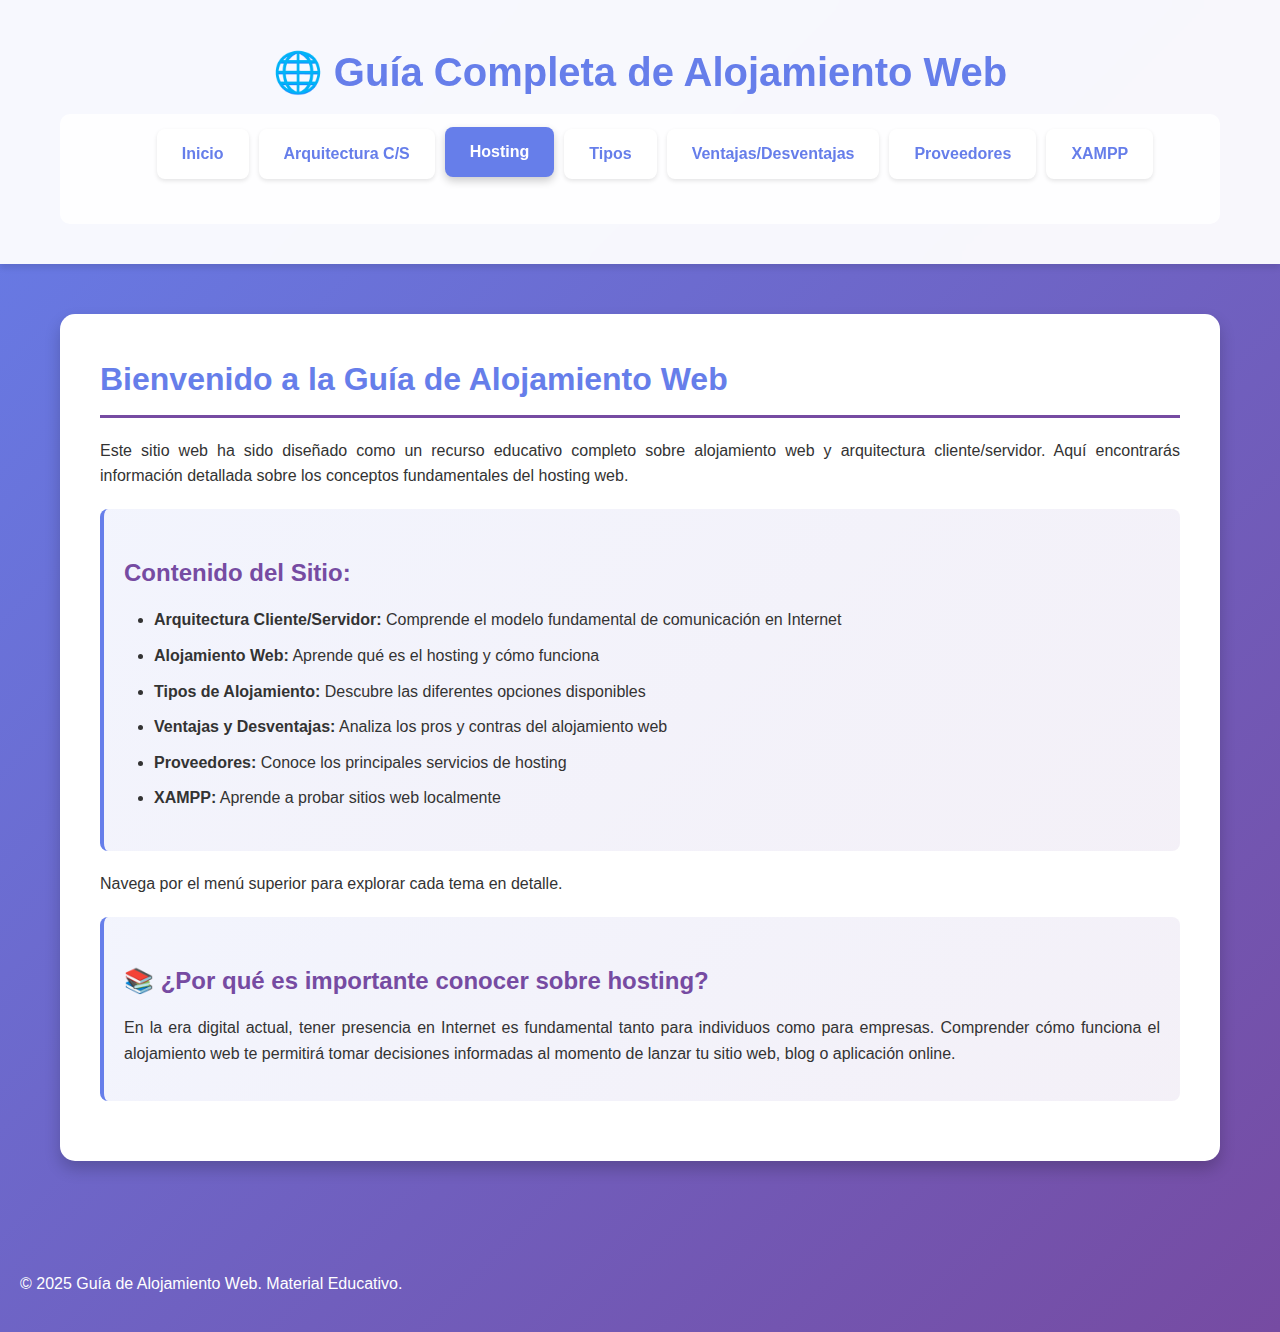
<file: index.html>
<!DOCTYPE html>
<html lang="es">
<head>
    <meta charset="UTF-8">
    <meta name="viewport" content="width=device-width, initial-scale=1.0">
    <title>Alojamiento Web - Guía Completa</title>
    <link rel="stylesheet" href="styles.css">
</head>
<body>
    <header>
        <div class="container">
            <h1>🌐 Guía Completa de Alojamiento Web</h1>
            <nav>
                <ul>
                   <li><a href="index.html">Inicio</a></li>
                    <li><a href="arquitectura.html">Arquitectura C/S</a></li>
                    <li><a href="alojamiento.html" class="active">Hosting</a></li>
                    <li><a href="tipos.html">Tipos</a></li>
                    <li><a href="ventajas.html">Ventajas/Desventajas</a></li>
                    <li><a href="proveedores.html">Proveedores</a></li>
                    <li><a href="xampp.html">XAMPP</a></li>
                </ul>
            </nav>
        </div>
    </header>

    <div class="container">
        <div class="content">
            <h2>Bienvenido a la Guía de Alojamiento Web</h2>
            <p>Este sitio web ha sido diseñado como un recurso educativo completo sobre alojamiento web y arquitectura cliente/servidor. Aquí encontrarás información detallada sobre los conceptos fundamentales del hosting web.</p>
            
            <div class="highlight-box">
                <h3>Contenido del Sitio:</h3>
                <ul>
                    <li><strong>Arquitectura Cliente/Servidor:</strong> Comprende el modelo fundamental de comunicación en Internet</li>
                    <li><strong>Alojamiento Web:</strong> Aprende qué es el hosting y cómo funciona</li>
                    <li><strong>Tipos de Alojamiento:</strong> Descubre las diferentes opciones disponibles</li>
                    <li><strong>Ventajas y Desventajas:</strong> Analiza los pros y contras del alojamiento web</li>
                    <li><strong>Proveedores:</strong> Conoce los principales servicios de hosting</li>
                    <li><strong>XAMPP:</strong> Aprende a probar sitios web localmente</li>
                </ul>
            </div>
            
            <p>Navega por el menú superior para explorar cada tema en detalle.</p>
            
            <div class="highlight-box">
                <h3>📚 ¿Por qué es importante conocer sobre hosting?</h3>
                <p>En la era digital actual, tener presencia en Internet es fundamental tanto para individuos como para empresas. Comprender cómo funciona el alojamiento web te permitirá tomar decisiones informadas al momento de lanzar tu sitio web, blog o aplicación online.</p>
            </div>
        </div>
    </div>

    <footer>
        <p>&copy; 2025 Guía de Alojamiento Web. Material Educativo.</p>
    </footer>
</body>

</html>
</file>
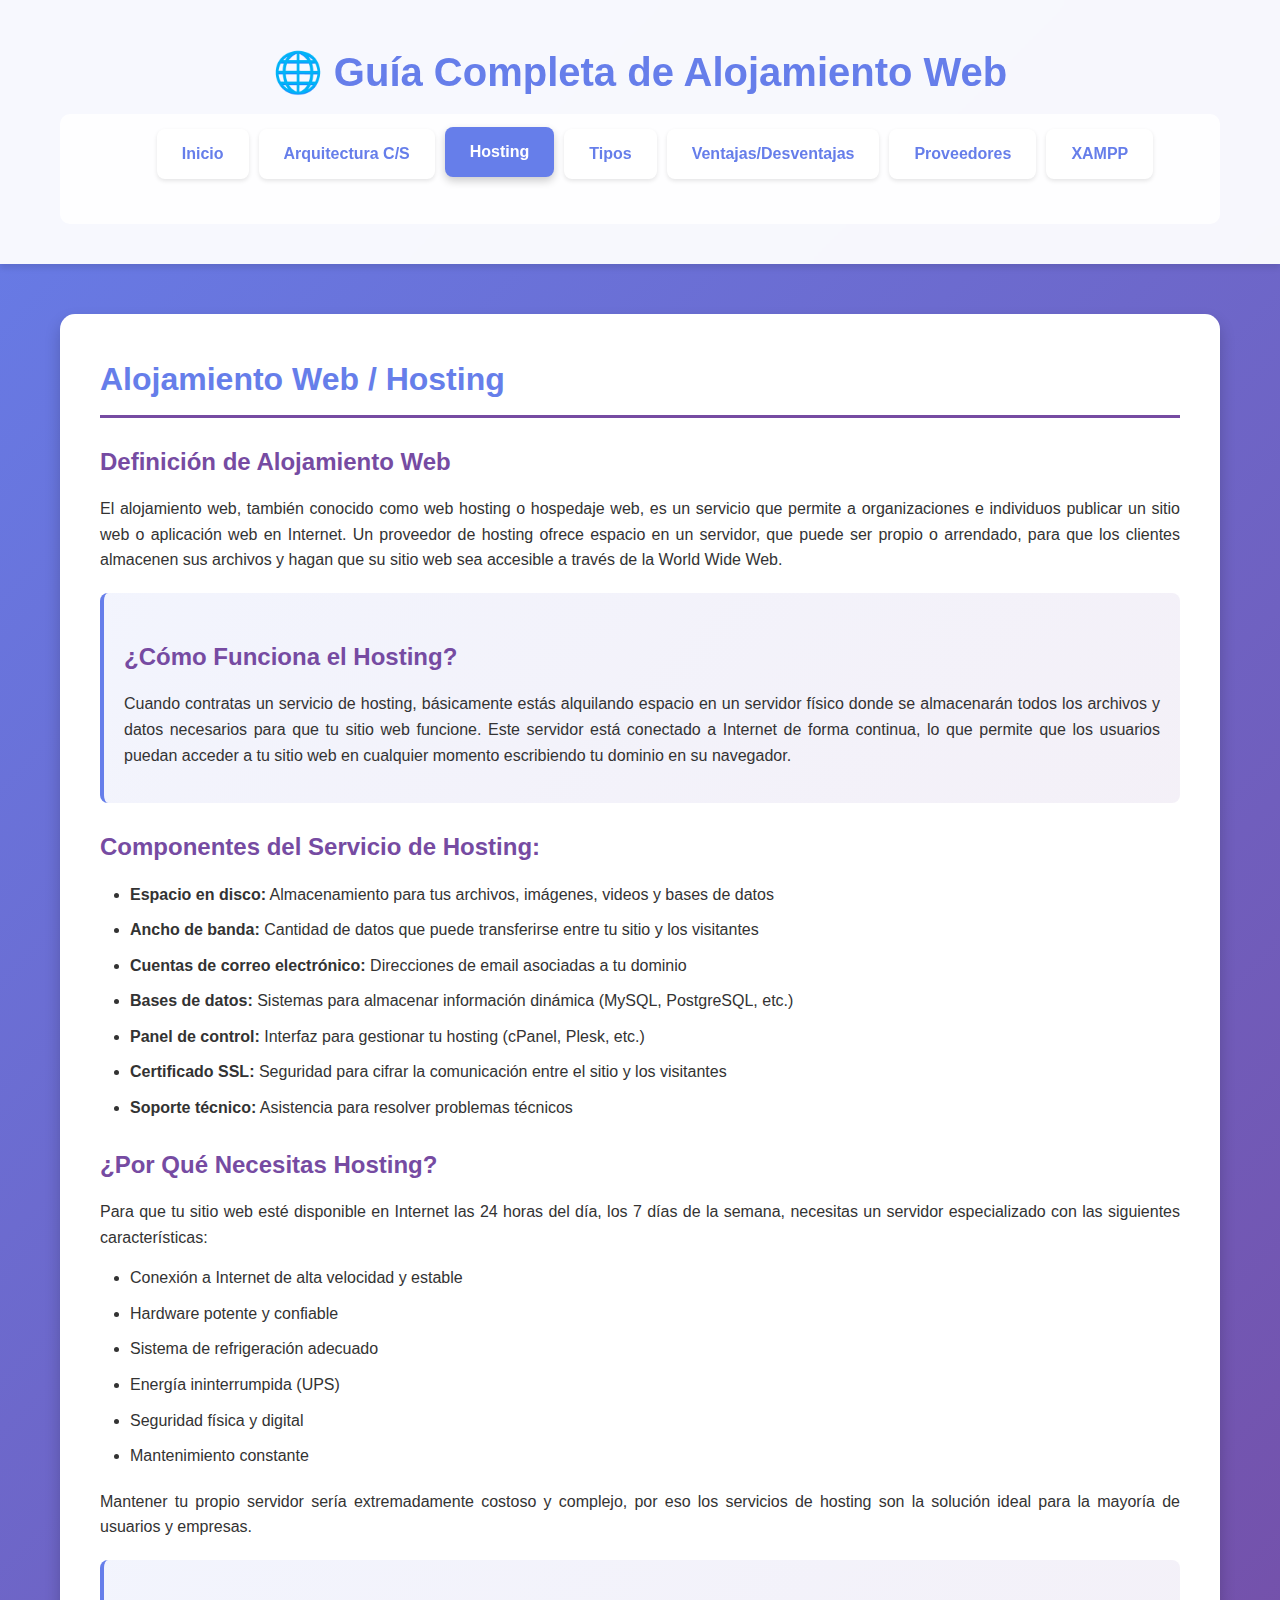
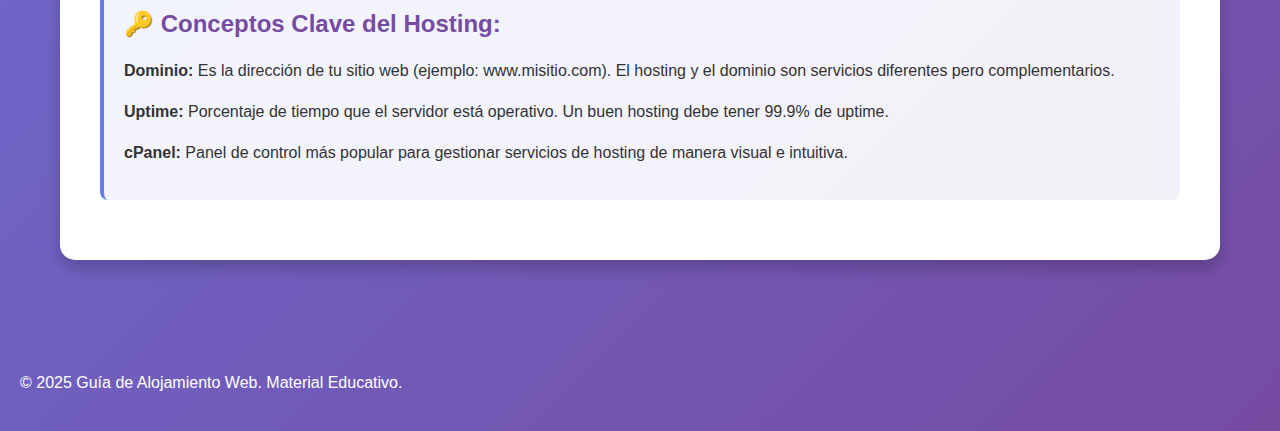
<file: alojamiento.html>
<!DOCTYPE html>
<html lang="es">
<head>
    <meta charset="UTF-8">
    <meta name="viewport" content="width=device-width, initial-scale=1.0">
    <title>Alojamiento Web / Hosting</title>
    <link rel="stylesheet" href="styles.css">
</head>
<body>
    <header>
        <div class="container">
            <h1>🌐 Guía Completa de Alojamiento Web</h1>
            <nav>
                <ul>
                    <li><a href="index.html">Inicio</a></li>
                    <li><a href="Arquitectura.html">Arquitectura C/S</a></li>
                    <li><a href="Alojamiento.html" class="active">Hosting</a></li>
                    <li><a href="Tipos.html">Tipos</a></li>
                    <li><a href="Ventajas.html">Ventajas/Desventajas</a></li>
                    <li><a href="Proveedores.html">Proveedores</a></li>
                    <li><a href="Xampp.html">XAMPP</a></li>
                </ul>
            </nav>
        </div>
    </header>

    <div class="container">
        <div class="content">
            <h2>Alojamiento Web / Hosting</h2>
            
            <h3>Definición de Alojamiento Web</h3>
            <p>El alojamiento web, también conocido como web hosting o hospedaje web, es un servicio que permite a organizaciones e individuos publicar un sitio web o aplicación web en Internet. Un proveedor de hosting ofrece espacio en un servidor, que puede ser propio o arrendado, para que los clientes almacenen sus archivos y hagan que su sitio web sea accesible a través de la World Wide Web.</p>
            
            <div class="highlight-box">
                <h3>¿Cómo Funciona el Hosting?</h3>
                <p>Cuando contratas un servicio de hosting, básicamente estás alquilando espacio en un servidor físico donde se almacenarán todos los archivos y datos necesarios para que tu sitio web funcione. Este servidor está conectado a Internet de forma continua, lo que permite que los usuarios puedan acceder a tu sitio web en cualquier momento escribiendo tu dominio en su navegador.</p>
            </div>
            
            <h3>Componentes del Servicio de Hosting:</h3>
            <ul>
                <li><strong>Espacio en disco:</strong> Almacenamiento para tus archivos, imágenes, videos y bases de datos</li>
                <li><strong>Ancho de banda:</strong> Cantidad de datos que puede transferirse entre tu sitio y los visitantes</li>
                <li><strong>Cuentas de correo electrónico:</strong> Direcciones de email asociadas a tu dominio</li>
                <li><strong>Bases de datos:</strong> Sistemas para almacenar información dinámica (MySQL, PostgreSQL, etc.)</li>
                <li><strong>Panel de control:</strong> Interfaz para gestionar tu hosting (cPanel, Plesk, etc.)</li>
                <li><strong>Certificado SSL:</strong> Seguridad para cifrar la comunicación entre el sitio y los visitantes</li>
                <li><strong>Soporte técnico:</strong> Asistencia para resolver problemas técnicos</li>
            </ul>
            
            <h3>¿Por Qué Necesitas Hosting?</h3>
            <p>Para que tu sitio web esté disponible en Internet las 24 horas del día, los 7 días de la semana, necesitas un servidor especializado con las siguientes características:</p>
            <ul>
                <li>Conexión a Internet de alta velocidad y estable</li>
                <li>Hardware potente y confiable</li>
                <li>Sistema de refrigeración adecuado</li>
                <li>Energía ininterrumpida (UPS)</li>
                <li>Seguridad física y digital</li>
                <li>Mantenimiento constante</li>
            </ul>
            
            <p>Mantener tu propio servidor sería extremadamente costoso y complejo, por eso los servicios de hosting son la solución ideal para la mayoría de usuarios y empresas.</p>

            <div class="highlight-box">
                <h3>🔑 Conceptos Clave del Hosting:</h3>
                <p><strong>Dominio:</strong> Es la dirección de tu sitio web (ejemplo: www.misitio.com). El hosting y el dominio son servicios diferentes pero complementarios.</p>
                <p><strong>Uptime:</strong> Porcentaje de tiempo que el servidor está operativo. Un buen hosting debe tener 99.9% de uptime.</p>
                <p><strong>cPanel:</strong> Panel de control más popular para gestionar servicios de hosting de manera visual e intuitiva.</p>
            </div>
        </div>
    </div>

    <footer>
        <p>&copy; 2025 Guía de Alojamiento Web. Material Educativo.</p>
    </footer>
</body>
</html>
</file>
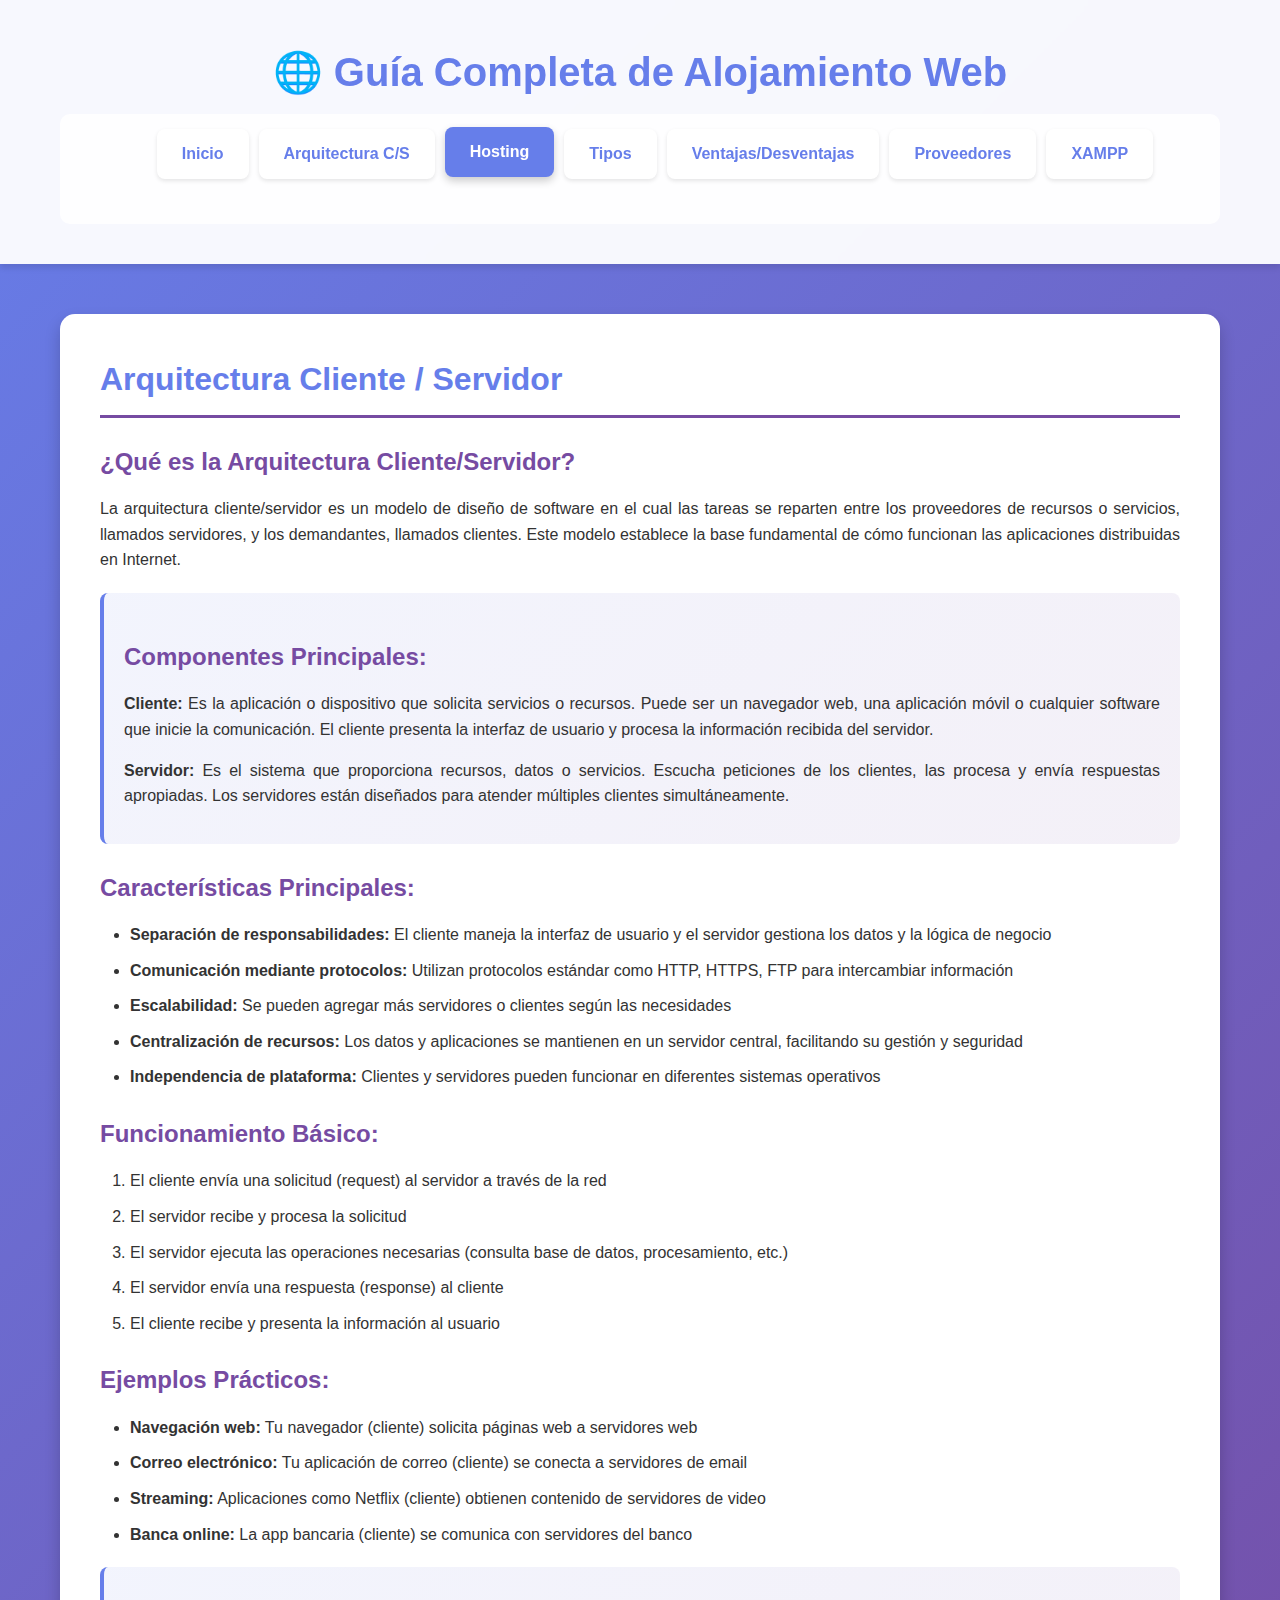
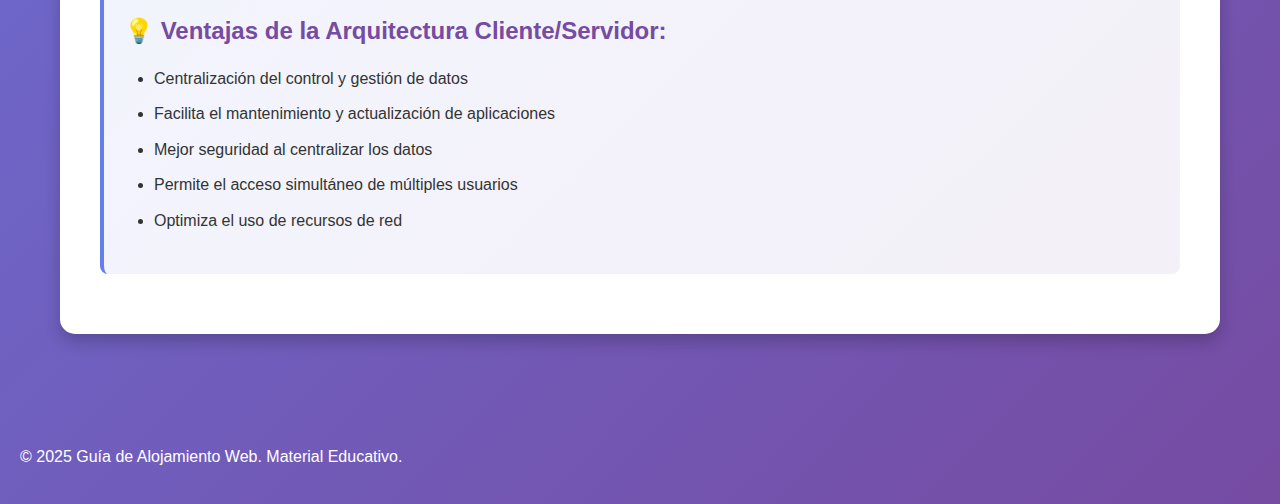
<file: arquitectura.html>
<!DOCTYPE html>
<html lang="es">
<head>
    <meta charset="UTF-8">
    <meta name="viewport" content="width=device-width, initial-scale=1.0">
    <title>Arquitectura Cliente/Servidor</title>
    <link rel="stylesheet" href="styles.css">
</head>
<body>
    <header>
        <div class="container">
            <h1>🌐 Guía Completa de Alojamiento Web</h1>
            <nav>
                <ul>
                   <li><a href="index.html">Inicio</a></li>
                    <li><a href="arquitectura.html">Arquitectura C/S</a></li>
                    <li><a href="alojamiento.html" class="active">Hosting</a></li>
                    <li><a href="tipos.html">Tipos</a></li>
                    <li><a href="ventajas.html">Ventajas/Desventajas</a></li>
                    <li><a href="proveedores.html">Proveedores</a></li>
                    <li><a href="xampp.html">XAMPP</a></li>
                </ul>
            </nav>
        </div>
    </header>

    <div class="container">
        <div class="content">
            <h2>Arquitectura Cliente / Servidor</h2>
            
            <h3>¿Qué es la Arquitectura Cliente/Servidor?</h3>
            <p>La arquitectura cliente/servidor es un modelo de diseño de software en el cual las tareas se reparten entre los proveedores de recursos o servicios, llamados servidores, y los demandantes, llamados clientes. Este modelo establece la base fundamental de cómo funcionan las aplicaciones distribuidas en Internet.</p>
            
            <div class="highlight-box">
                <h3>Componentes Principales:</h3>
                <p><strong>Cliente:</strong> Es la aplicación o dispositivo que solicita servicios o recursos. Puede ser un navegador web, una aplicación móvil o cualquier software que inicie la comunicación. El cliente presenta la interfaz de usuario y procesa la información recibida del servidor.</p>
                
                <p><strong>Servidor:</strong> Es el sistema que proporciona recursos, datos o servicios. Escucha peticiones de los clientes, las procesa y envía respuestas apropiadas. Los servidores están diseñados para atender múltiples clientes simultáneamente.</p>
            </div>
            
            <h3>Características Principales:</h3>
            <ul>
                <li><strong>Separación de responsabilidades:</strong> El cliente maneja la interfaz de usuario y el servidor gestiona los datos y la lógica de negocio</li>
                <li><strong>Comunicación mediante protocolos:</strong> Utilizan protocolos estándar como HTTP, HTTPS, FTP para intercambiar información</li>
                <li><strong>Escalabilidad:</strong> Se pueden agregar más servidores o clientes según las necesidades</li>
                <li><strong>Centralización de recursos:</strong> Los datos y aplicaciones se mantienen en un servidor central, facilitando su gestión y seguridad</li>
                <li><strong>Independencia de plataforma:</strong> Clientes y servidores pueden funcionar en diferentes sistemas operativos</li>
            </ul>
            
            <h3>Funcionamiento Básico:</h3>
            <ol>
                <li>El cliente envía una solicitud (request) al servidor a través de la red</li>
                <li>El servidor recibe y procesa la solicitud</li>
                <li>El servidor ejecuta las operaciones necesarias (consulta base de datos, procesamiento, etc.)</li>
                <li>El servidor envía una respuesta (response) al cliente</li>
                <li>El cliente recibe y presenta la información al usuario</li>
            </ol>
            
            <h3>Ejemplos Prácticos:</h3>
            <ul>
                <li><strong>Navegación web:</strong> Tu navegador (cliente) solicita páginas web a servidores web</li>
                <li><strong>Correo electrónico:</strong> Tu aplicación de correo (cliente) se conecta a servidores de email</li>
                <li><strong>Streaming:</strong> Aplicaciones como Netflix (cliente) obtienen contenido de servidores de video</li>
                <li><strong>Banca online:</strong> La app bancaria (cliente) se comunica con servidores del banco</li>
            </ul>

            <div class="highlight-box">
                <h3>💡 Ventajas de la Arquitectura Cliente/Servidor:</h3>
                <ul>
                    <li>Centralización del control y gestión de datos</li>
                    <li>Facilita el mantenimiento y actualización de aplicaciones</li>
                    <li>Mejor seguridad al centralizar los datos</li>
                    <li>Permite el acceso simultáneo de múltiples usuarios</li>
                    <li>Optimiza el uso de recursos de red</li>
                </ul>
            </div>
        </div>
    </div>

    <footer>
        <p>&copy; 2025 Guía de Alojamiento Web. Material Educativo.</p>
    </footer>
</body>

</html>
</file>
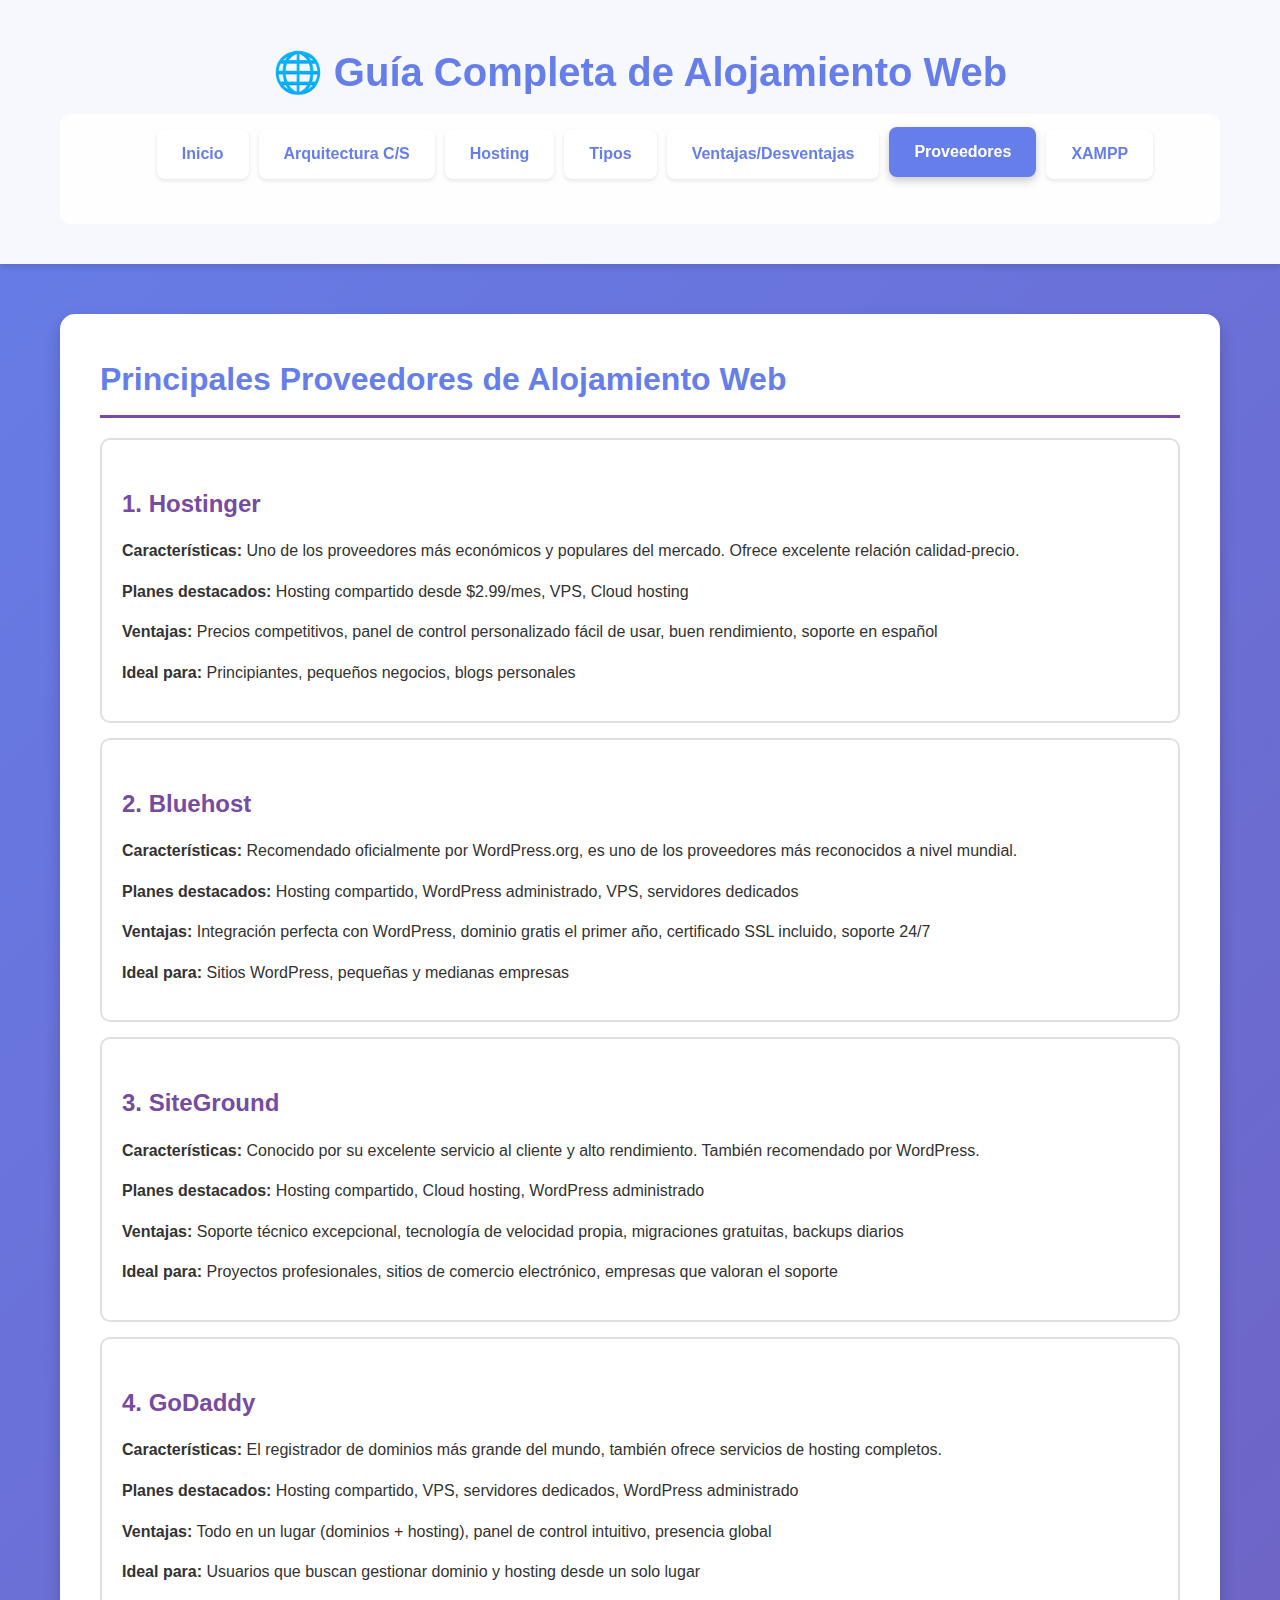
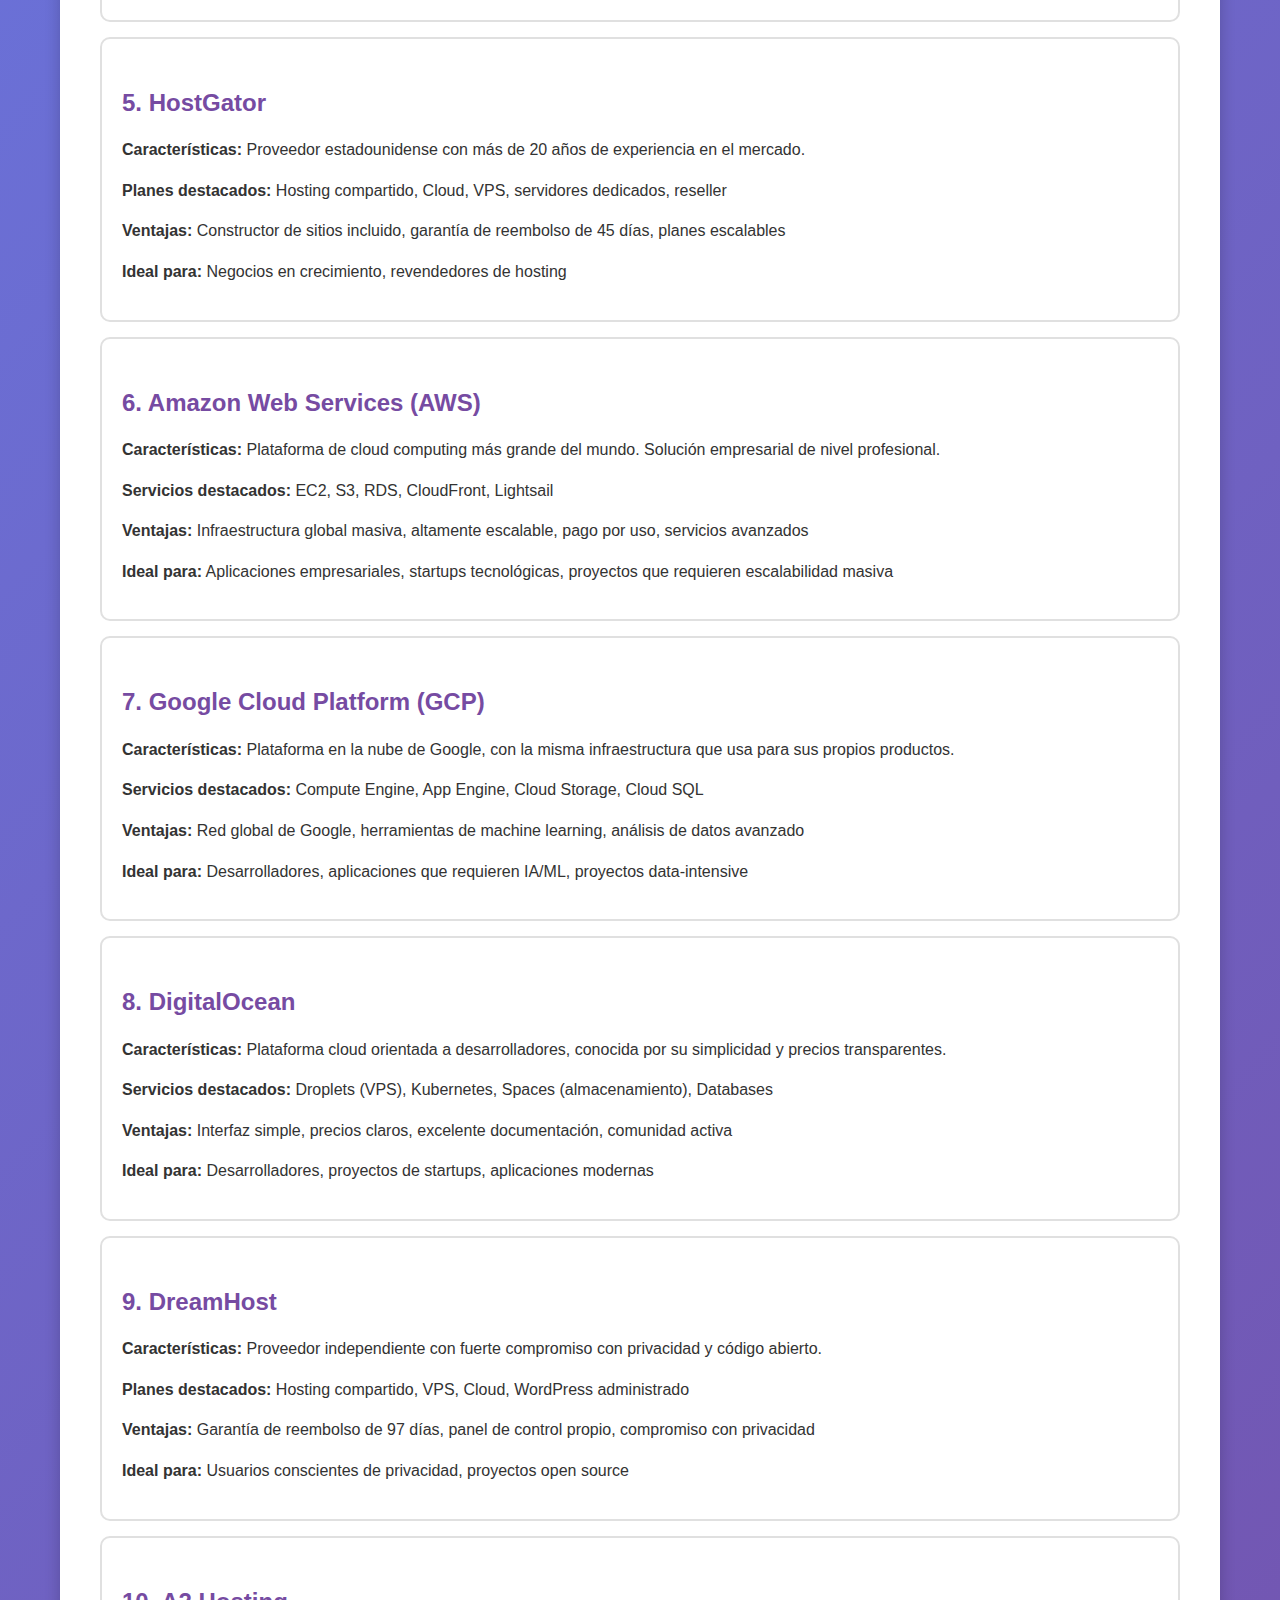
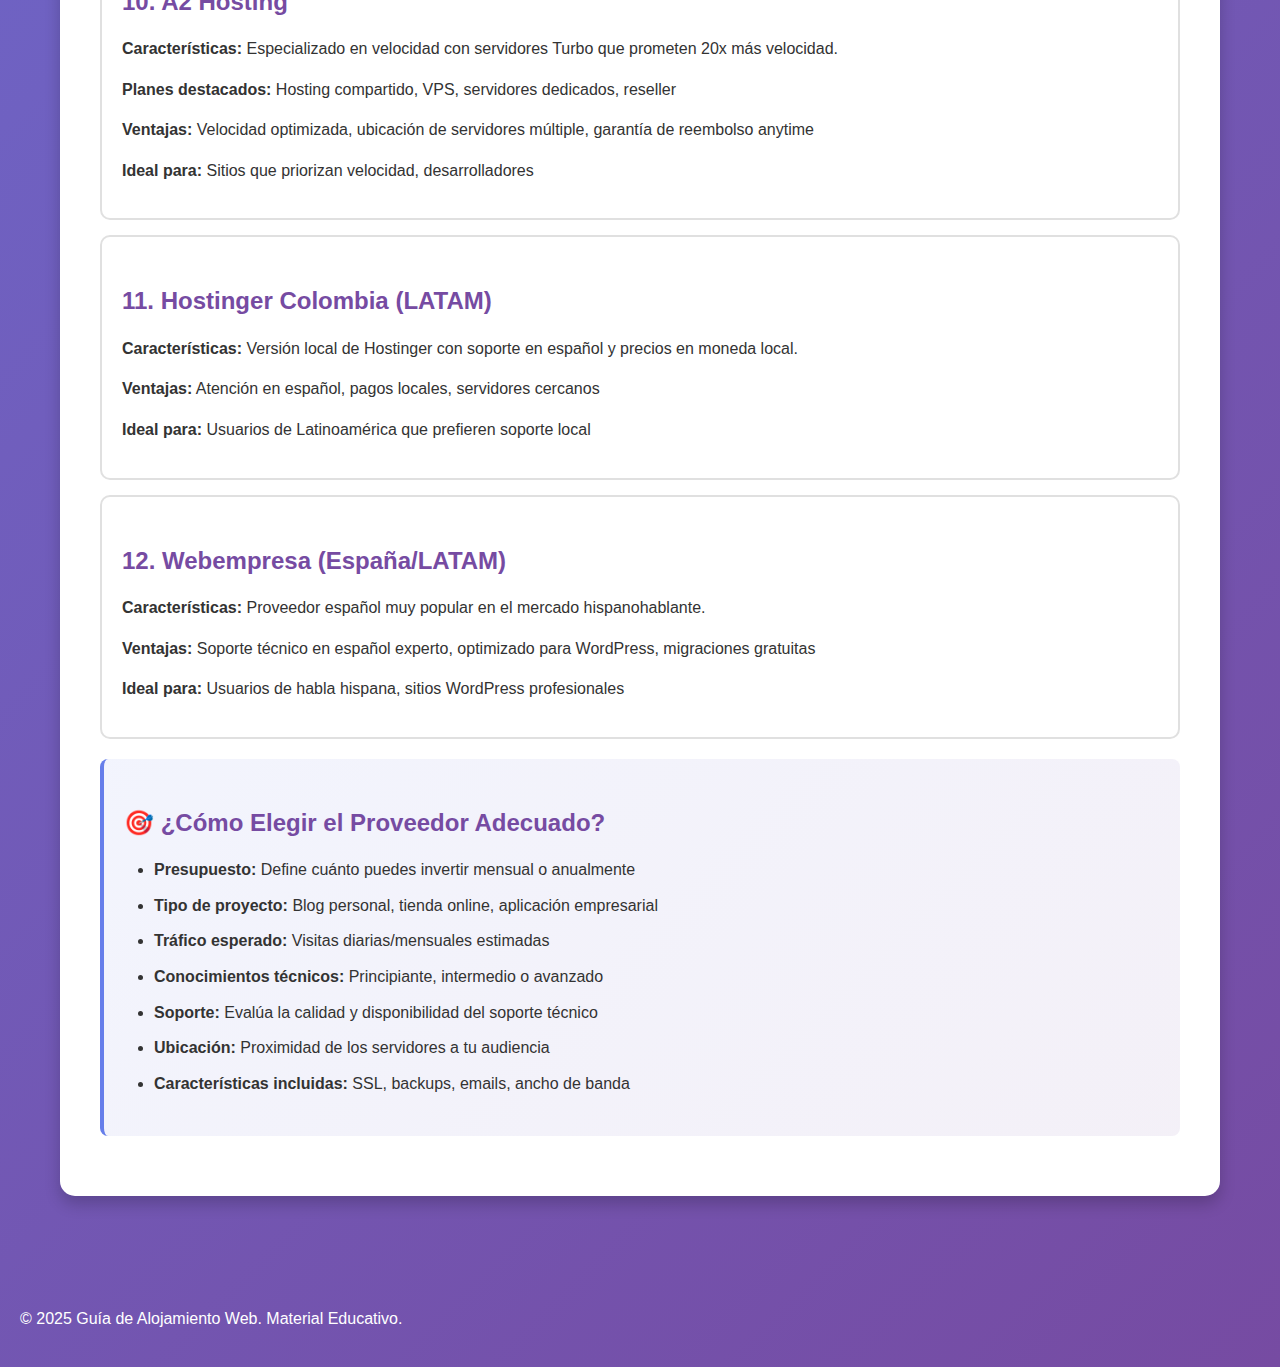
<file: proveedores.html>
<!DOCTYPE html>
<html lang="es">
<head>
    <meta charset="UTF-8">
    <meta name="viewport" content="width=device-width, initial-scale=1.0">
    <title>Proveedores de Alojamiento Web</title>
    <link rel="stylesheet" href="styles.css">
</head>
<body>
    <header>
        <div class="container">
            <h1>🌐 Guía Completa de Alojamiento Web</h1>
            <nav>
                <ul>
                    <li><a href="index.html">Inicio</a></li>
                    <li><a href="Arquitectura.html">Arquitectura C/S</a></li>
                    <li><a href="Alojamiento.html">Hosting</a></li>
                    <li><a href="Tipos.html">Tipos</a></li>
                    <li><a href="Ventajas.html">Ventajas/Desventajas</a></li>
                    <li><a href="Proveedores.html" class="active">Proveedores</a></li>
                    <li><a href="Xampp.html">XAMPP</a></li>
                </ul>
            </nav>
        </div>
    </header>

    <div class="container">
        <div class="content">
            <h2>Principales Proveedores de Alojamiento Web</h2>
            
            <div class="provider-card">
                <h3>1. Hostinger</h3>
                <p><strong>Características:</strong> Uno de los proveedores más económicos y populares del mercado. Ofrece excelente relación calidad-precio.</p>
                <p><strong>Planes destacados:</strong> Hosting compartido desde $2.99/mes, VPS, Cloud hosting</p>
                <p><strong>Ventajas:</strong> Precios competitivos, panel de control personalizado fácil de usar, buen rendimiento, soporte en español</p>
                <p><strong>Ideal para:</strong> Principiantes, pequeños negocios, blogs personales</p>
            </div>
            
            <div class="provider-card">
                <h3>2. Bluehost</h3>
                <p><strong>Características:</strong> Recomendado oficialmente por WordPress.org, es uno de los proveedores más reconocidos a nivel mundial.</p>
                <p><strong>Planes destacados:</strong> Hosting compartido, WordPress administrado, VPS, servidores dedicados</p>
                <p><strong>Ventajas:</strong> Integración perfecta con WordPress, dominio gratis el primer año, certificado SSL incluido, soporte 24/7</p>
                <p><strong>Ideal para:</strong> Sitios WordPress, pequeñas y medianas empresas</p>
            </div>
            
            <div class="provider-card">
                <h3>3. SiteGround</h3>
                <p><strong>Características:</strong> Conocido por su excelente servicio al cliente y alto rendimiento. También recomendado por WordPress.</p>
                <p><strong>Planes destacados:</strong> Hosting compartido, Cloud hosting, WordPress administrado</p>
                <p><strong>Ventajas:</strong> Soporte técnico excepcional, tecnología de velocidad propia, migraciones gratuitas, backups diarios</p>
                <p><strong>Ideal para:</strong> Proyectos profesionales, sitios de comercio electrónico, empresas que valoran el soporte</p>
            </div>
            
            <div class="provider-card">
                <h3>4. GoDaddy</h3>
                <p><strong>Características:</strong> El registrador de dominios más grande del mundo, también ofrece servicios de hosting completos.</p>
                <p><strong>Planes destacados:</strong> Hosting compartido, VPS, servidores dedicados, WordPress administrado</p>
                <p><strong>Ventajas:</strong> Todo en un lugar (dominios + hosting), panel de control intuitivo, presencia global</p>
                <p><strong>Ideal para:</strong> Usuarios que buscan gestionar dominio y hosting desde un solo lugar</p>
            </div>
            
            <div class="provider-card">
                <h3>5. HostGator</h3>
                <p><strong>Características:</strong> Proveedor estadounidense con más de 20 años de experiencia en el mercado.</p>
                <p><strong>Planes destacados:</strong> Hosting compartido, Cloud, VPS, servidores dedicados, reseller</p>
                <p><strong>Ventajas:</strong> Constructor de sitios incluido, garantía de reembolso de 45 días, planes escalables</p>
                <p><strong>Ideal para:</strong> Negocios en crecimiento, revendedores de hosting</p>
            </div>
            
            <div class="provider-card">
                <h3>6. Amazon Web Services (AWS)</h3>
                <p><strong>Características:</strong> Plataforma de cloud computing más grande del mundo. Solución empresarial de nivel profesional.</p>
                <p><strong>Servicios destacados:</strong> EC2, S3, RDS, CloudFront, Lightsail</p>
                <p><strong>Ventajas:</strong> Infraestructura global masiva, altamente escalable, pago por uso, servicios avanzados</p>
                <p><strong>Ideal para:</strong> Aplicaciones empresariales, startups tecnológicas, proyectos que requieren escalabilidad masiva</p>
            </div>
            
            <div class="provider-card">
                <h3>7. Google Cloud Platform (GCP)</h3>
                <p><strong>Características:</strong> Plataforma en la nube de Google, con la misma infraestructura que usa para sus propios productos.</p>
                <p><strong>Servicios destacados:</strong> Compute Engine, App Engine, Cloud Storage, Cloud SQL</p>
                <p><strong>Ventajas:</strong> Red global de Google, herramientas de machine learning, análisis de datos avanzado</p>
                <p><strong>Ideal para:</strong> Desarrolladores, aplicaciones que requieren IA/ML, proyectos data-intensive</p>
            </div>
            
            <div class="provider-card">
                <h3>8. DigitalOcean</h3>
                <p><strong>Características:</strong> Plataforma cloud orientada a desarrolladores, conocida por su simplicidad y precios transparentes.</p>
                <p><strong>Servicios destacados:</strong> Droplets (VPS), Kubernetes, Spaces (almacenamiento), Databases</p>
                <p><strong>Ventajas:</strong> Interfaz simple, precios claros, excelente documentación, comunidad activa</p>
                <p><strong>Ideal para:</strong> Desarrolladores, proyectos de startups, aplicaciones modernas</p>
            </div>
            
            <div class="provider-card">
                <h3>9. DreamHost</h3>
                <p><strong>Características:</strong> Proveedor independiente con fuerte compromiso con privacidad y código abierto.</p>
                <p><strong>Planes destacados:</strong> Hosting compartido, VPS, Cloud, WordPress administrado</p>
                <p><strong>Ventajas:</strong> Garantía de reembolso de 97 días, panel de control propio, compromiso con privacidad</p>
                <p><strong>Ideal para:</strong> Usuarios conscientes de privacidad, proyectos open source</p>
            </div>
            
            <div class="provider-card">
                <h3>10. A2 Hosting</h3>
                <p><strong>Características:</strong> Especializado en velocidad con servidores Turbo que prometen 20x más velocidad.</p>
                <p><strong>Planes destacados:</strong> Hosting compartido, VPS, servidores dedicados, reseller</p>
                <p><strong>Ventajas:</strong> Velocidad optimizada, ubicación de servidores múltiple, garantía de reembolso anytime</p>
                <p><strong>Ideal para:</strong> Sitios que priorizan velocidad, desarrolladores</p>
            </div>

            <div class="provider-card">
                <h3>11. Hostinger Colombia (LATAM)</h3>
                <p><strong>Características:</strong> Versión local de Hostinger con soporte en español y precios en moneda local.</p>
                <p><strong>Ventajas:</strong> Atención en español, pagos locales, servidores cercanos</p>
                <p><strong>Ideal para:</strong> Usuarios de Latinoamérica que prefieren soporte local</p>
            </div>

            <div class="provider-card">
                <h3>12. Webempresa (España/LATAM)</h3>
                <p><strong>Características:</strong> Proveedor español muy popular en el mercado hispanohablante.</p>
                <p><strong>Ventajas:</strong> Soporte técnico en español experto, optimizado para WordPress, migraciones gratuitas</p>
                <p><strong>Ideal para:</strong> Usuarios de habla hispana, sitios WordPress profesionales</p>
            </div>

            <div class="highlight-box">
                <h3>🎯 ¿Cómo Elegir el Proveedor Adecuado?</h3>
                <ul>
                    <li><strong>Presupuesto:</strong> Define cuánto puedes invertir mensual o anualmente</li>
                    <li><strong>Tipo de proyecto:</strong> Blog personal, tienda online, aplicación empresarial</li>
                    <li><strong>Tráfico esperado:</strong> Visitas diarias/mensuales estimadas</li>
                    <li><strong>Conocimientos técnicos:</strong> Principiante, intermedio o avanzado</li>
                    <li><strong>Soporte:</strong> Evalúa la calidad y disponibilidad del soporte técnico</li>
                    <li><strong>Ubicación:</strong> Proximidad de los servidores a tu audiencia</li>
                    <li><strong>Características incluidas:</strong> SSL, backups, emails, ancho de banda</li>
                </ul>
            </div>
        </div>
    </div>

    <footer>
        <p>&copy; 2025 Guía de Alojamiento Web. Material Educativo.</p>
    </footer>
</body>
</html>
</file>
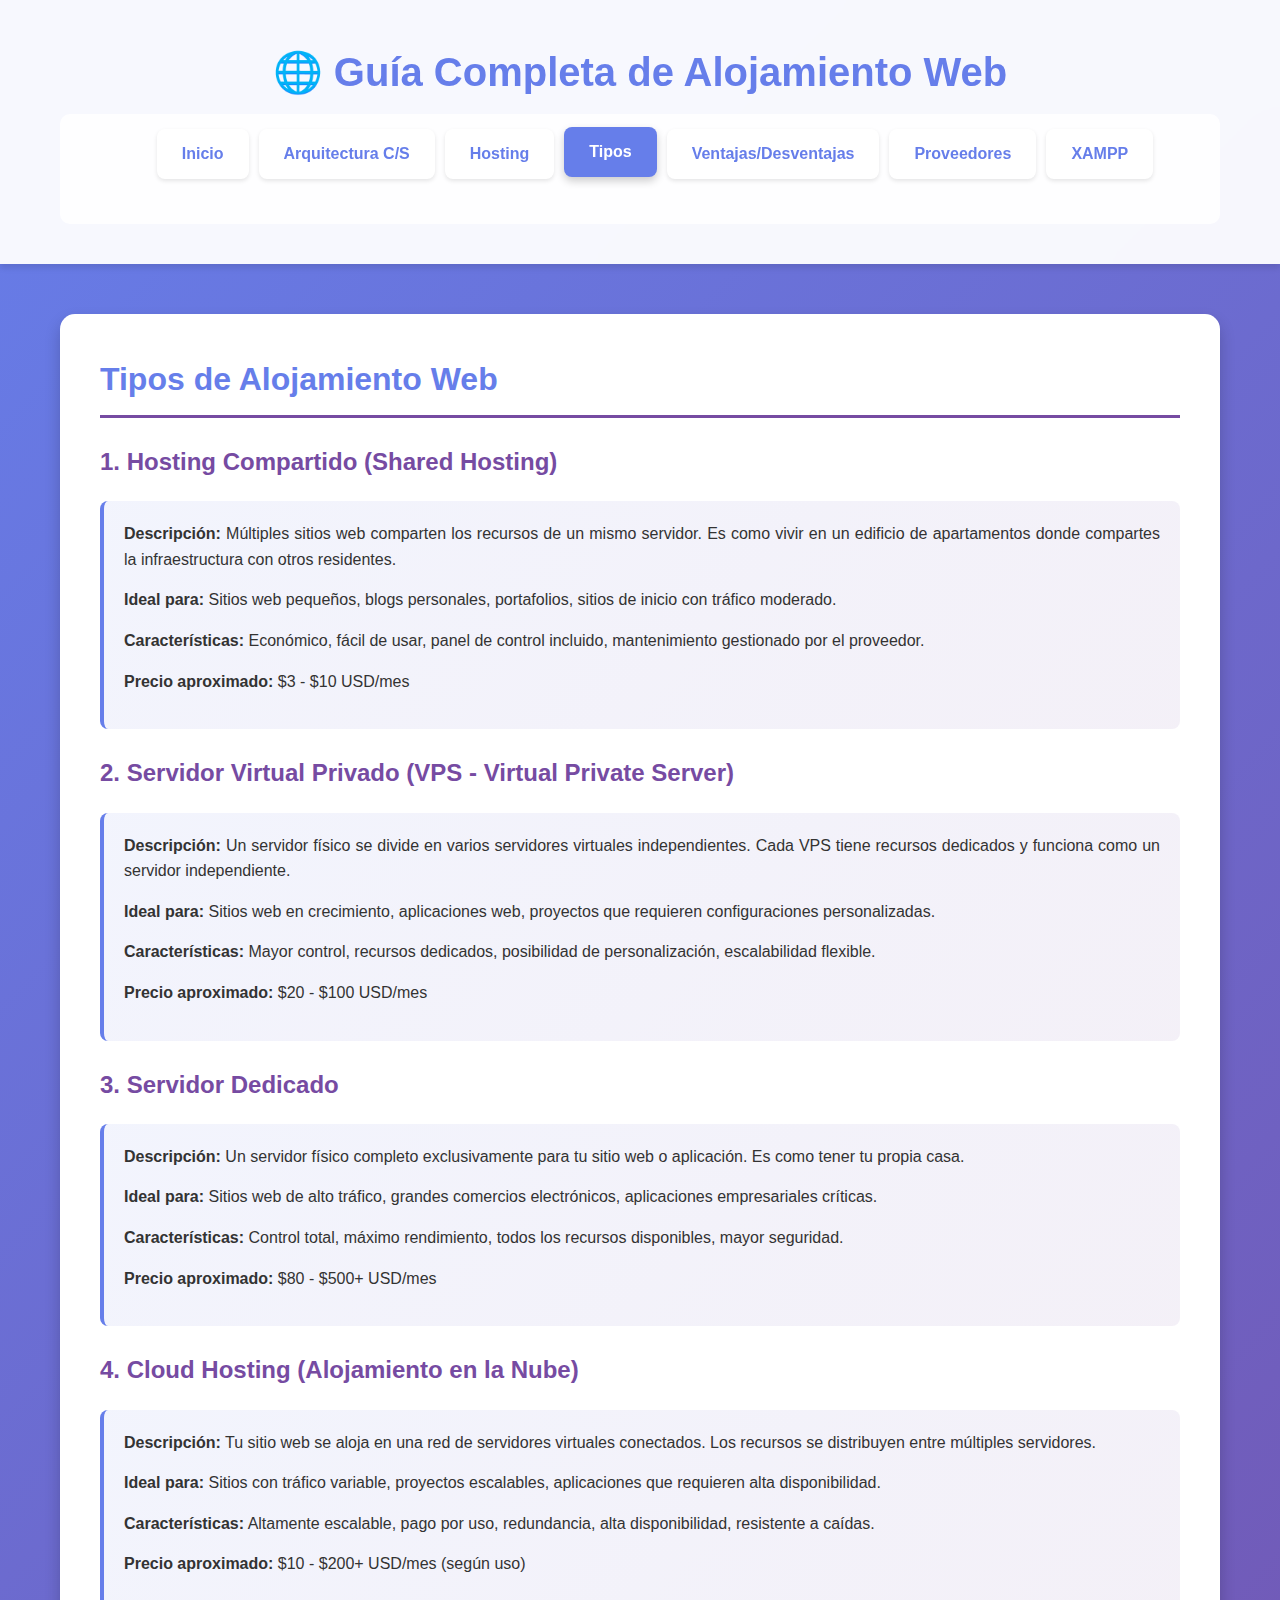
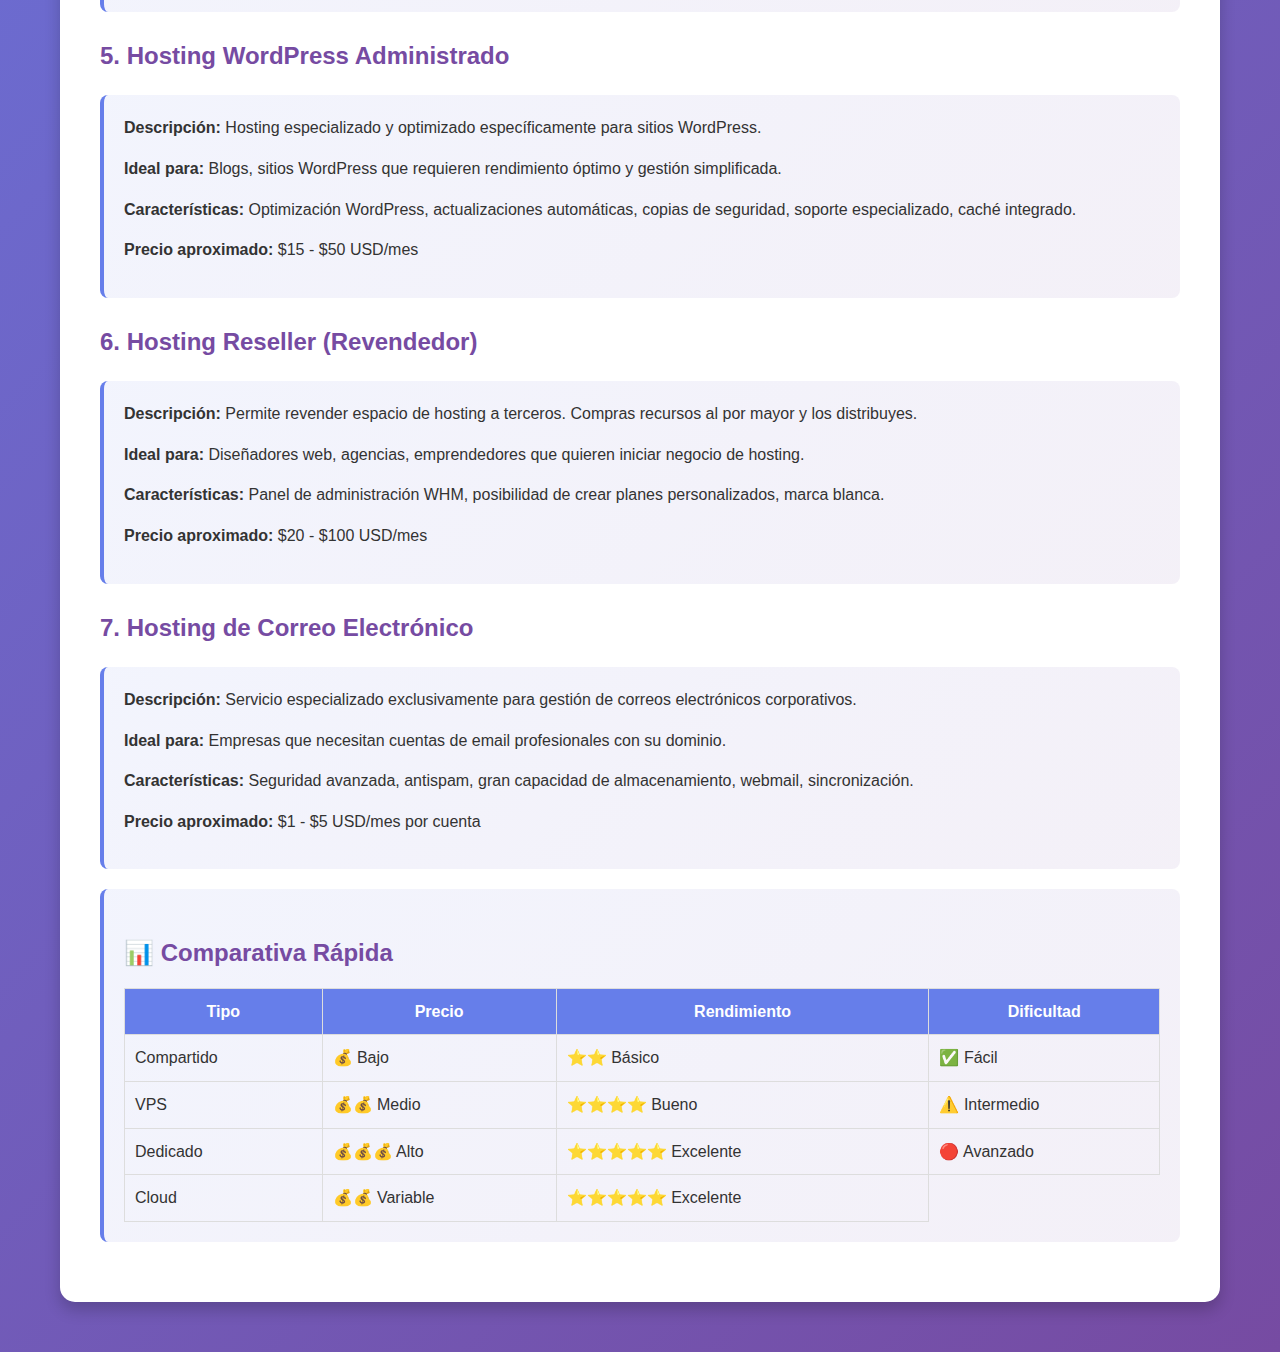
<file: tipos.html>
<!DOCTYPE html>
<html lang="es">
<head>
    <meta charset="UTF-8">
    <meta name="viewport" content="width=device-width, initial-scale=1.0">
    <title>Tipos de Alojamiento Web</title>
    <link rel="stylesheet" href="styles.css">
</head>
<body>
    <header>
        <div class="container">
            <h1>🌐 Guía Completa de Alojamiento Web</h1>
            <nav>
                <ul>
                    <li><a href="index.html">Inicio</a></li>
                    <li><a href="Arquitectura.html">Arquitectura C/S</a></li>
                    <li><a href="Alojamiento.html">Hosting</a></li>
                    <li><a href="Tipos.html" class="active">Tipos</a></li>
                    <li><a href="Ventajas.html">Ventajas/Desventajas</a></li>
                    <li><a href="Proveedores.html">Proveedores</a></li>
                    <li><a href="Xampp.html">XAMPP</a></li>
                </ul>
            </nav>
        </div>
    </header>

    <div class="container">
        <div class="content">
            <h2>Tipos de Alojamiento Web</h2>
            
            <h3>1. Hosting Compartido (Shared Hosting)</h3>
            <div class="highlight-box">
                <p><strong>Descripción:</strong> Múltiples sitios web comparten los recursos de un mismo servidor. Es como vivir en un edificio de apartamentos donde compartes la infraestructura con otros residentes.</p>
                <p><strong>Ideal para:</strong> Sitios web pequeños, blogs personales, portafolios, sitios de inicio con tráfico moderado.</p>
                <p><strong>Características:</strong> Económico, fácil de usar, panel de control incluido, mantenimiento gestionado por el proveedor.</p>
                <p><strong>Precio aproximado:</strong> $3 - $10 USD/mes</p>
            </div>
            
            <h3>2. Servidor Virtual Privado (VPS - Virtual Private Server)</h3>
            <div class="highlight-box">
                <p><strong>Descripción:</strong> Un servidor físico se divide en varios servidores virtuales independientes. Cada VPS tiene recursos dedicados y funciona como un servidor independiente.</p>
                <p><strong>Ideal para:</strong> Sitios web en crecimiento, aplicaciones web, proyectos que requieren configuraciones personalizadas.</p>
                <p><strong>Características:</strong> Mayor control, recursos dedicados, posibilidad de personalización, escalabilidad flexible.</p>
                <p><strong>Precio aproximado:</strong> $20 - $100 USD/mes</p>
            </div>
            
            <h3>3. Servidor Dedicado</h3>
            <div class="highlight-box">
                <p><strong>Descripción:</strong> Un servidor físico completo exclusivamente para tu sitio web o aplicación. Es como tener tu propia casa.</p>
                <p><strong>Ideal para:</strong> Sitios web de alto tráfico, grandes comercios electrónicos, aplicaciones empresariales críticas.</p>
                <p><strong>Características:</strong> Control total, máximo rendimiento, todos los recursos disponibles, mayor seguridad.</p>
                <p><strong>Precio aproximado:</strong> $80 - $500+ USD/mes</p>
            </div>
            
            <h3>4. Cloud Hosting (Alojamiento en la Nube)</h3>
            <div class="highlight-box">
                <p><strong>Descripción:</strong> Tu sitio web se aloja en una red de servidores virtuales conectados. Los recursos se distribuyen entre múltiples servidores.</p>
                <p><strong>Ideal para:</strong> Sitios con tráfico variable, proyectos escalables, aplicaciones que requieren alta disponibilidad.</p>
                <p><strong>Características:</strong> Altamente escalable, pago por uso, redundancia, alta disponibilidad, resistente a caídas.</p>
                <p><strong>Precio aproximado:</strong> $10 - $200+ USD/mes (según uso)</p>
            </div>
            
            <h3>5. Hosting WordPress Administrado</h3>
            <div class="highlight-box">
                <p><strong>Descripción:</strong> Hosting especializado y optimizado específicamente para sitios WordPress.</p>
                <p><strong>Ideal para:</strong> Blogs, sitios WordPress que requieren rendimiento óptimo y gestión simplificada.</p>
                <p><strong>Características:</strong> Optimización WordPress, actualizaciones automáticas, copias de seguridad, soporte especializado, caché integrado.</p>
                <p><strong>Precio aproximado:</strong> $15 - $50 USD/mes</p>
            </div>
            
            <h3>6. Hosting Reseller (Revendedor)</h3>
            <div class="highlight-box">
                <p><strong>Descripción:</strong> Permite revender espacio de hosting a terceros. Compras recursos al por mayor y los distribuyes.</p>
                <p><strong>Ideal para:</strong> Diseñadores web, agencias, emprendedores que quieren iniciar negocio de hosting.</p>
                <p><strong>Características:</strong> Panel de administración WHM, posibilidad de crear planes personalizados, marca blanca.</p>
                <p><strong>Precio aproximado:</strong> $20 - $100 USD/mes</p>
            </div>
            
            <h3>7. Hosting de Correo Electrónico</h3>
            <div class="highlight-box">
                <p><strong>Descripción:</strong> Servicio especializado exclusivamente para gestión de correos electrónicos corporativos.</p>
                <p><strong>Ideal para:</strong> Empresas que necesitan cuentas de email profesionales con su dominio.</p>
                <p><strong>Características:</strong> Seguridad avanzada, antispam, gran capacidad de almacenamiento, webmail, sincronización.</p>
                <p><strong>Precio aproximado:</strong> $1 - $5 USD/mes por cuenta</p>
            </div>

            <div class="highlight-box">
                <h3>📊 Comparativa Rápida</h3>
                <table style="width: 100%; border-collapse: collapse; margin-top: 15px;">
                    <tr style="background: #667eea; color: white;">
                        <th style="padding: 10px; border: 1px solid #ddd;">Tipo</th>
                        <th style="padding: 10px; border: 1px solid #ddd;">Precio</th>
                        <th style="padding: 10px; border: 1px solid #ddd;">Rendimiento</th>
                        <th style="padding: 10px; border: 1px solid #ddd;">Dificultad</th>
                    </tr>
                    <tr>
                        <td style="padding: 10px; border: 1px solid #ddd;">Compartido</td>
                        <td style="padding: 10px; border: 1px solid #ddd;">💰 Bajo</td>
                        <td style="padding: 10px; border: 1px solid #ddd;">⭐⭐ Básico</td>
                        <td style="padding: 10px; border: 1px solid #ddd;">✅ Fácil</td>
                    </tr>
                    <tr>
                        <td style="padding: 10px; border: 1px solid #ddd;">VPS</td>
                        <td style="padding: 10px; border: 1px solid #ddd;">💰💰 Medio</td>
                        <td style="padding: 10px; border: 1px solid #ddd;">⭐⭐⭐⭐ Bueno</td>
                        <td style="padding: 10px; border: 1px solid #ddd;">⚠️ Intermedio</td>
                    </tr>
                    <tr>
                        <td style="padding: 10px; border: 1px solid #ddd;">Dedicado</td>
                        <td style="padding: 10px; border: 1px solid #ddd;">💰💰💰 Alto</td>
                        <td style="padding: 10px; border: 1px solid #ddd;">⭐⭐⭐⭐⭐ Excelente</td>
                        <td style="padding: 10px; border: 1px solid #ddd;">🔴 Avanzado</td>
                    </tr>
                    <tr>
                        <td style="padding: 10px; border: 1px solid #ddd;">Cloud</td>
                        <td style="padding: 10px; border: 1px solid #ddd;">💰💰 Variable</td>
                        <td style="padding: 10px; border: 1px solid #ddd;">⭐⭐⭐⭐⭐ Excelente</td>
                        <td style="padding: 10px
</file>
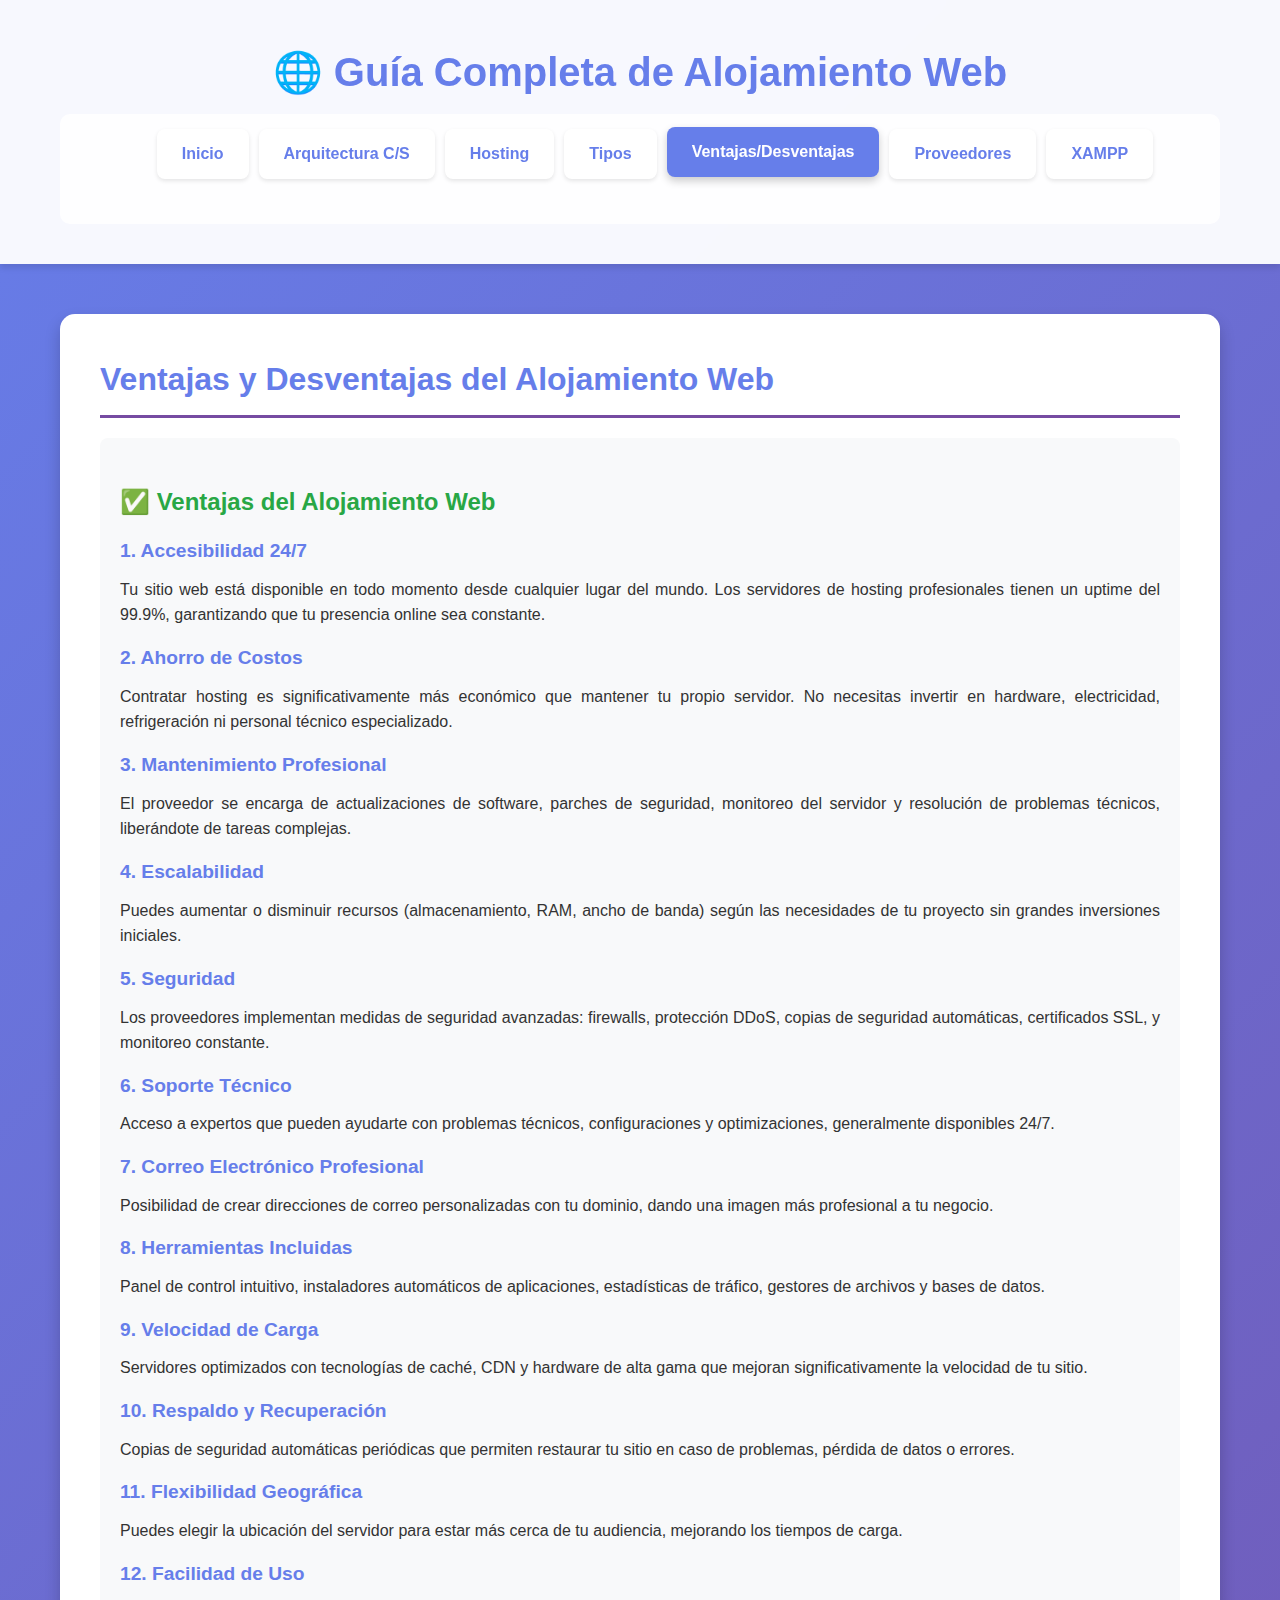
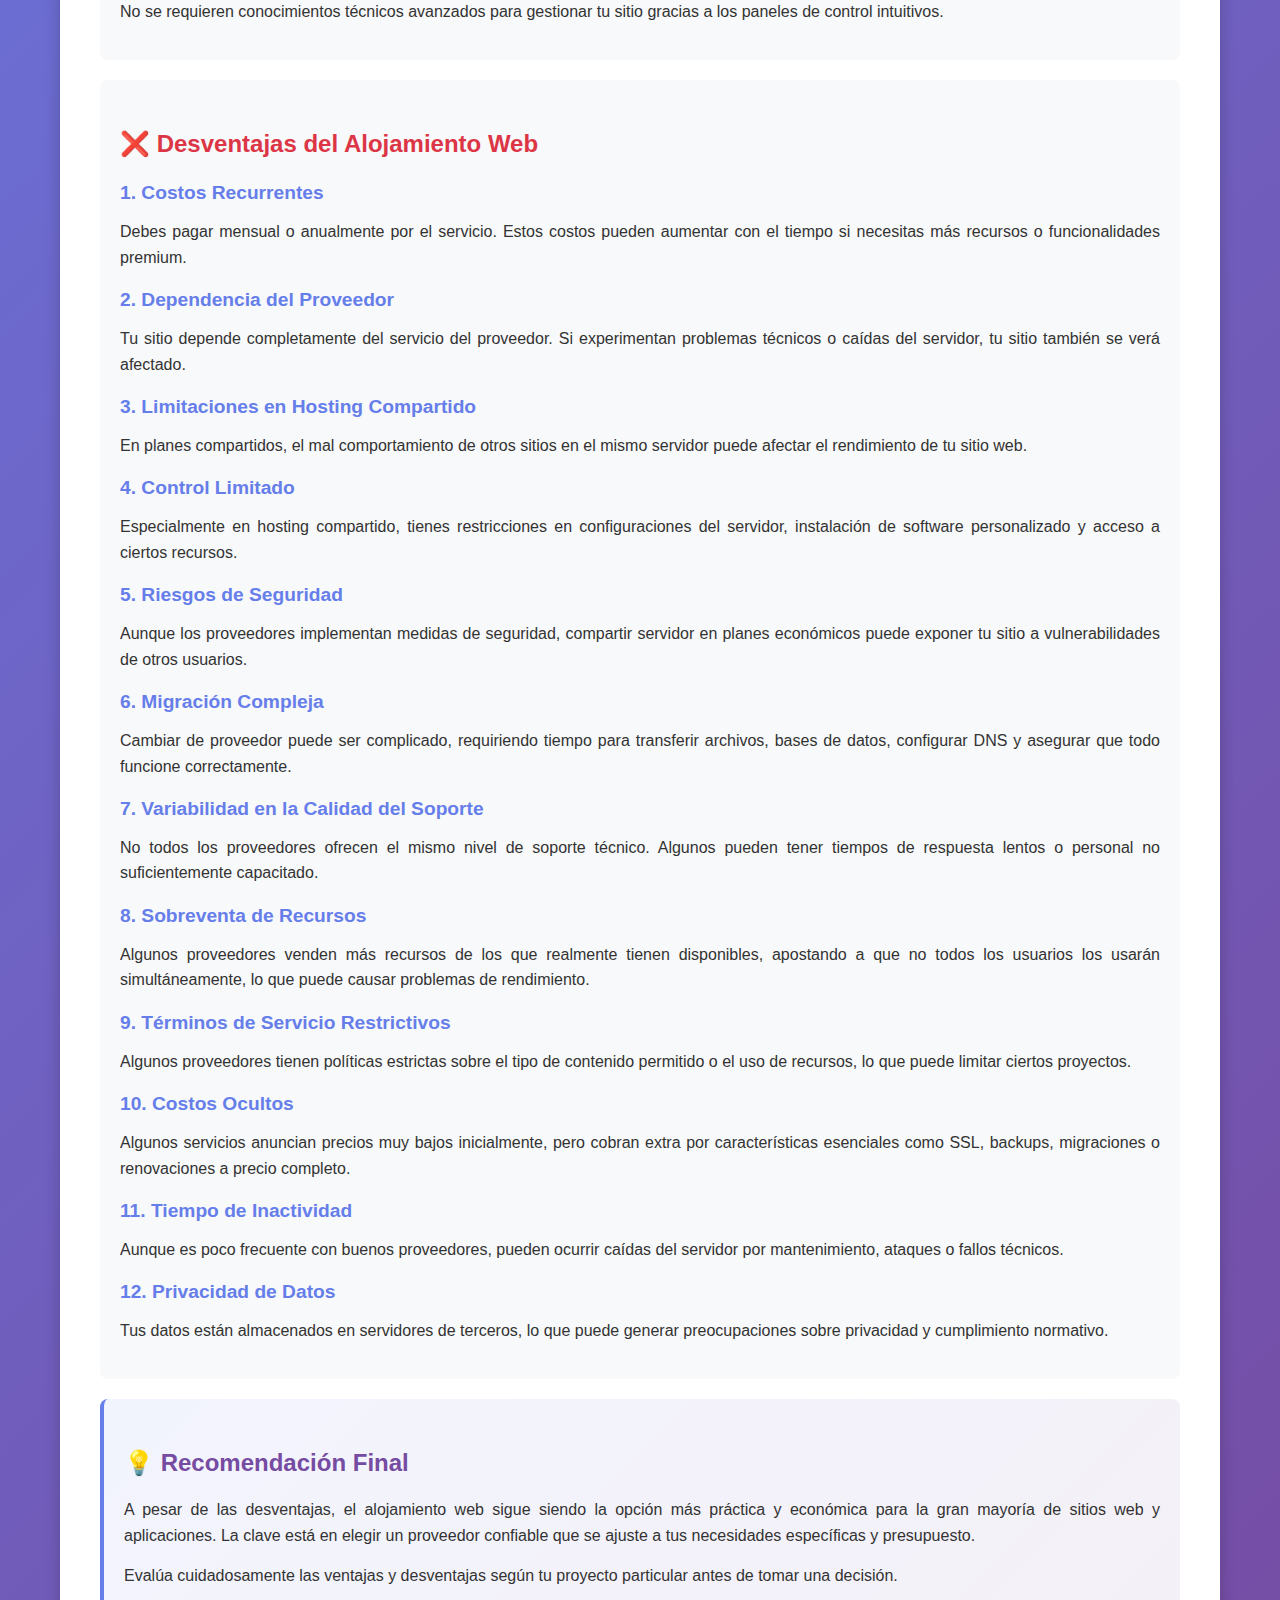
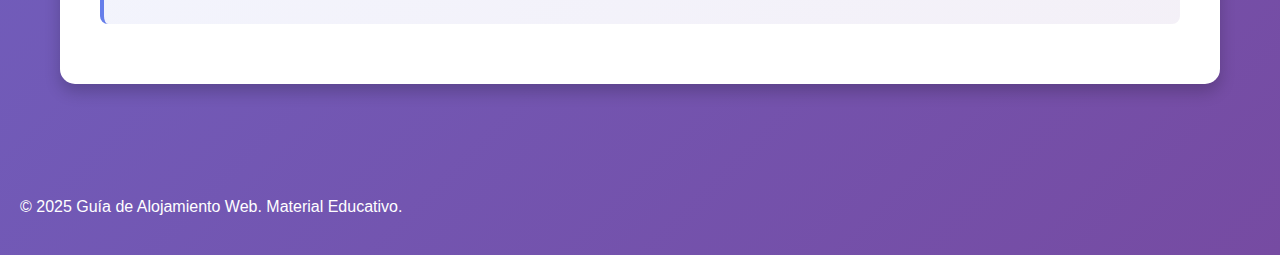
<file: ventajas.html>
<!DOCTYPE html>
<html lang="es">
<head>
    <meta charset="UTF-8">
    <meta name="viewport" content="width=device-width, initial-scale=1.0">
    <title>Ventajas y Desventajas del Alojamiento Web</title>
    <link rel="stylesheet" href="styles.css">
</head>
<body>
    <header>
        <div class="container">
            <h1>🌐 Guía Completa de Alojamiento Web</h1>
            <nav>
                <ul>
                    <li><a href="index.html">Inicio</a></li>
                    <li><a href="Arquitectura.html">Arquitectura C/S</a></li>
                    <li><a href="Alojamiento.html">Hosting</a></li>
                    <li><a href="Tipos.html">Tipos</a></li>
                    <li><a href="Ventajas.html" class="active">Ventajas/Desventajas</a></li>
                    <li><a href="Proveedores.html">Proveedores</a></li>
                    <li><a href="Xampp.html">XAMPP</a></li>
                </ul>
            </nav>
        </div>
    </header>

    <div class="container">
        <div class="content">
            <h2>Ventajas y Desventajas del Alojamiento Web</h2>
            
            <div class="advantages">
                <h3>✅ Ventajas del Alojamiento Web</h3>
                
                <h4>1. Accesibilidad 24/7</h4>
                <p>Tu sitio web está disponible en todo momento desde cualquier lugar del mundo. Los servidores de hosting profesionales tienen un uptime del 99.9%, garantizando que tu presencia online sea constante.</p>
                
                <h4>2. Ahorro de Costos</h4>
                <p>Contratar hosting es significativamente más económico que mantener tu propio servidor. No necesitas invertir en hardware, electricidad, refrigeración ni personal técnico especializado.</p>
                
                <h4>3. Mantenimiento Profesional</h4>
                <p>El proveedor se encarga de actualizaciones de software, parches de seguridad, monitoreo del servidor y resolución de problemas técnicos, liberándote de tareas complejas.</p>
                
                <h4>4. Escalabilidad</h4>
                <p>Puedes aumentar o disminuir recursos (almacenamiento, RAM, ancho de banda) según las necesidades de tu proyecto sin grandes inversiones iniciales.</p>
                
                <h4>5. Seguridad</h4>
                <p>Los proveedores implementan medidas de seguridad avanzadas: firewalls, protección DDoS, copias de seguridad automáticas, certificados SSL, y monitoreo constante.</p>
                
                <h4>6. Soporte Técnico</h4>
                <p>Acceso a expertos que pueden ayudarte con problemas técnicos, configuraciones y optimizaciones, generalmente disponibles 24/7.</p>
                
                <h4>7. Correo Electrónico Profesional</h4>
                <p>Posibilidad de crear direcciones de correo personalizadas con tu dominio, dando una imagen más profesional a tu negocio.</p>
                
                <h4>8. Herramientas Incluidas</h4>
                <p>Panel de control intuitivo, instaladores automáticos de aplicaciones, estadísticas de tráfico, gestores de archivos y bases de datos.</p>
                
                <h4>9. Velocidad de Carga</h4>
                <p>Servidores optimizados con tecnologías de caché, CDN y hardware de alta gama que mejoran significativamente la velocidad de tu sitio.</p>
                
                <h4>10. Respaldo y Recuperación</h4>
                <p>Copias de seguridad automáticas periódicas que permiten restaurar tu sitio en caso de problemas, pérdida de datos o errores.</p>

                <h4>11. Flexibilidad Geográfica</h4>
                <p>Puedes elegir la ubicación del servidor para estar más cerca de tu audiencia, mejorando los tiempos de carga.</p>

                <h4>12. Facilidad de Uso</h4>
                <p>No se requieren conocimientos técnicos avanzados para gestionar tu sitio gracias a los paneles de control intuitivos.</p>
            </div>
            
            <div class="disadvantages">
                <h3>❌ Desventajas del Alojamiento Web</h3>
                
                <h4>1. Costos Recurrentes</h4>
                <p>Debes pagar mensual o anualmente por el servicio. Estos costos pueden aumentar con el tiempo si necesitas más recursos o funcionalidades premium.</p>
                
                <h4>2. Dependencia del Proveedor</h4>
                <p>Tu sitio depende completamente del servicio del proveedor. Si experimentan problemas técnicos o caídas del servidor, tu sitio también se verá afectado.</p>
                
                <h4>3. Limitaciones en Hosting Compartido</h4>
                <p>En planes compartidos, el mal comportamiento de otros sitios en el mismo servidor puede afectar el rendimiento de tu sitio web.</p>
                
                <h4>4. Control Limitado</h4>
                <p>Especialmente en hosting compartido, tienes restricciones en configuraciones del servidor, instalación de software personalizado y acceso a ciertos recursos.</p>
                
                <h4>5. Riesgos de Seguridad</h4>
                <p>Aunque los proveedores implementan medidas de seguridad, compartir servidor en planes económicos puede exponer tu sitio a vulnerabilidades de otros usuarios.</p>
                
                <h4>6. Migración Compleja</h4>
                <p>Cambiar de proveedor puede ser complicado, requiriendo tiempo para transferir archivos, bases de datos, configurar DNS y asegurar que todo funcione correctamente.</p>
                
                <h4>7. Variabilidad en la Calidad del Soporte</h4>
                <p>No todos los proveedores ofrecen el mismo nivel de soporte técnico. Algunos pueden tener tiempos de respuesta lentos o personal no suficientemente capacitado.</p>
                
                <h4>8. Sobreventa de Recursos</h4>
                <p>Algunos proveedores venden más recursos de los que realmente tienen disponibles, apostando a que no todos los usuarios los usarán simultáneamente, lo que puede causar problemas de rendimiento.</p>
                
                <h4>9. Términos de Servicio Restrictivos</h4>
                <p>Algunos proveedores tienen políticas estrictas sobre el tipo de contenido permitido o el uso de recursos, lo que puede limitar ciertos proyectos.</p>
                
                <h4>10. Costos Ocultos</h4>
                <p>Algunos servicios anuncian precios muy bajos inicialmente, pero cobran extra por características esenciales como SSL, backups, migraciones o renovaciones a precio completo.</p>

                <h4>11. Tiempo de Inactividad</h4>
                <p>Aunque es poco frecuente con buenos proveedores, pueden ocurrir caídas del servidor por mantenimiento, ataques o fallos técnicos.</p>

                <h4>12. Privacidad de Datos</h4>
                <p>Tus datos están almacenados en servidores de terceros, lo que puede generar preocupaciones sobre privacidad y cumplimiento normativo.</p>
            </div>

            <div class="highlight-box">
                <h3>💡 Recomendación Final</h3>
                <p>A pesar de las desventajas, el alojamiento web sigue siendo la opción más práctica y económica para la gran mayoría de sitios web y aplicaciones. La clave está en elegir un proveedor confiable que se ajuste a tus necesidades específicas y presupuesto.</p>
                <p>Evalúa cuidadosamente las ventajas y desventajas según tu proyecto particular antes de tomar una decisión.</p>
            </div>
        </div>
    </div>

    <footer>
        <p>&copy; 2025 Guía de Alojamiento Web. Material Educativo.</p>
    </footer>
</body>
</html>
</file>
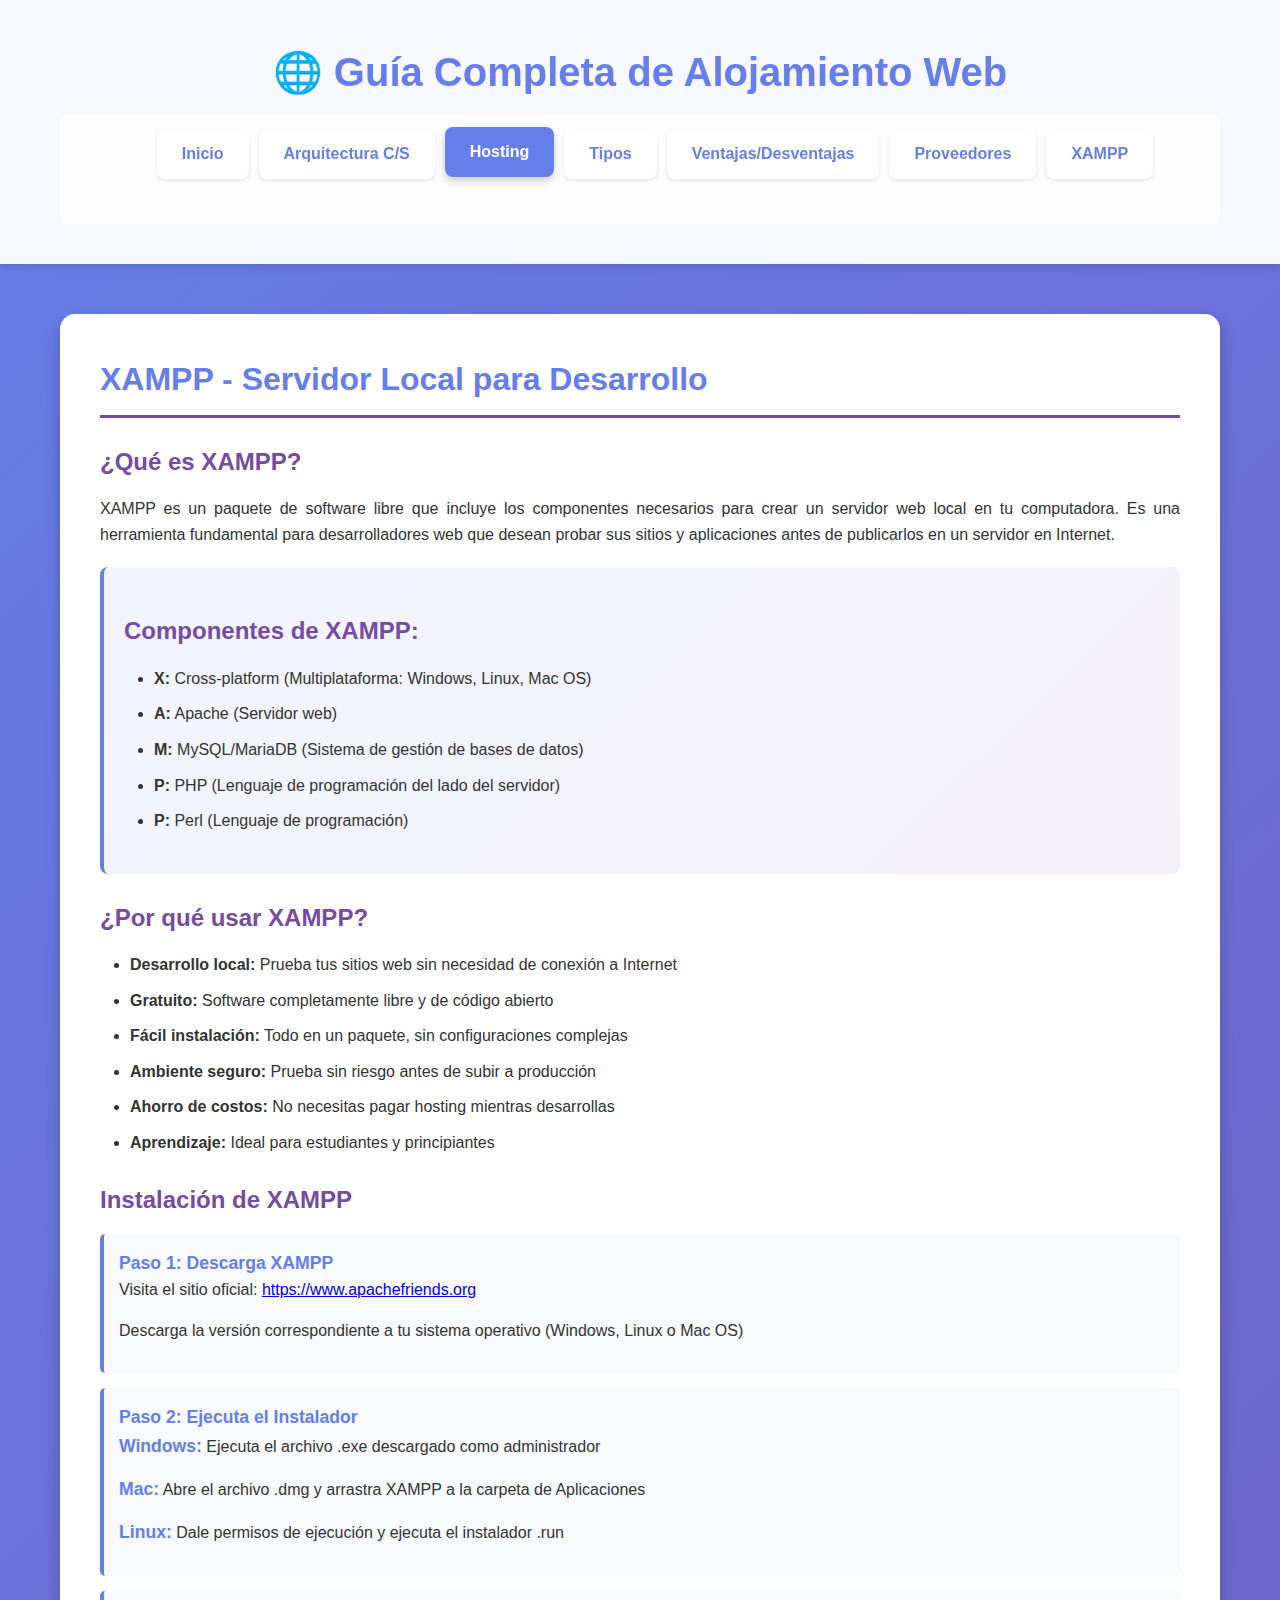
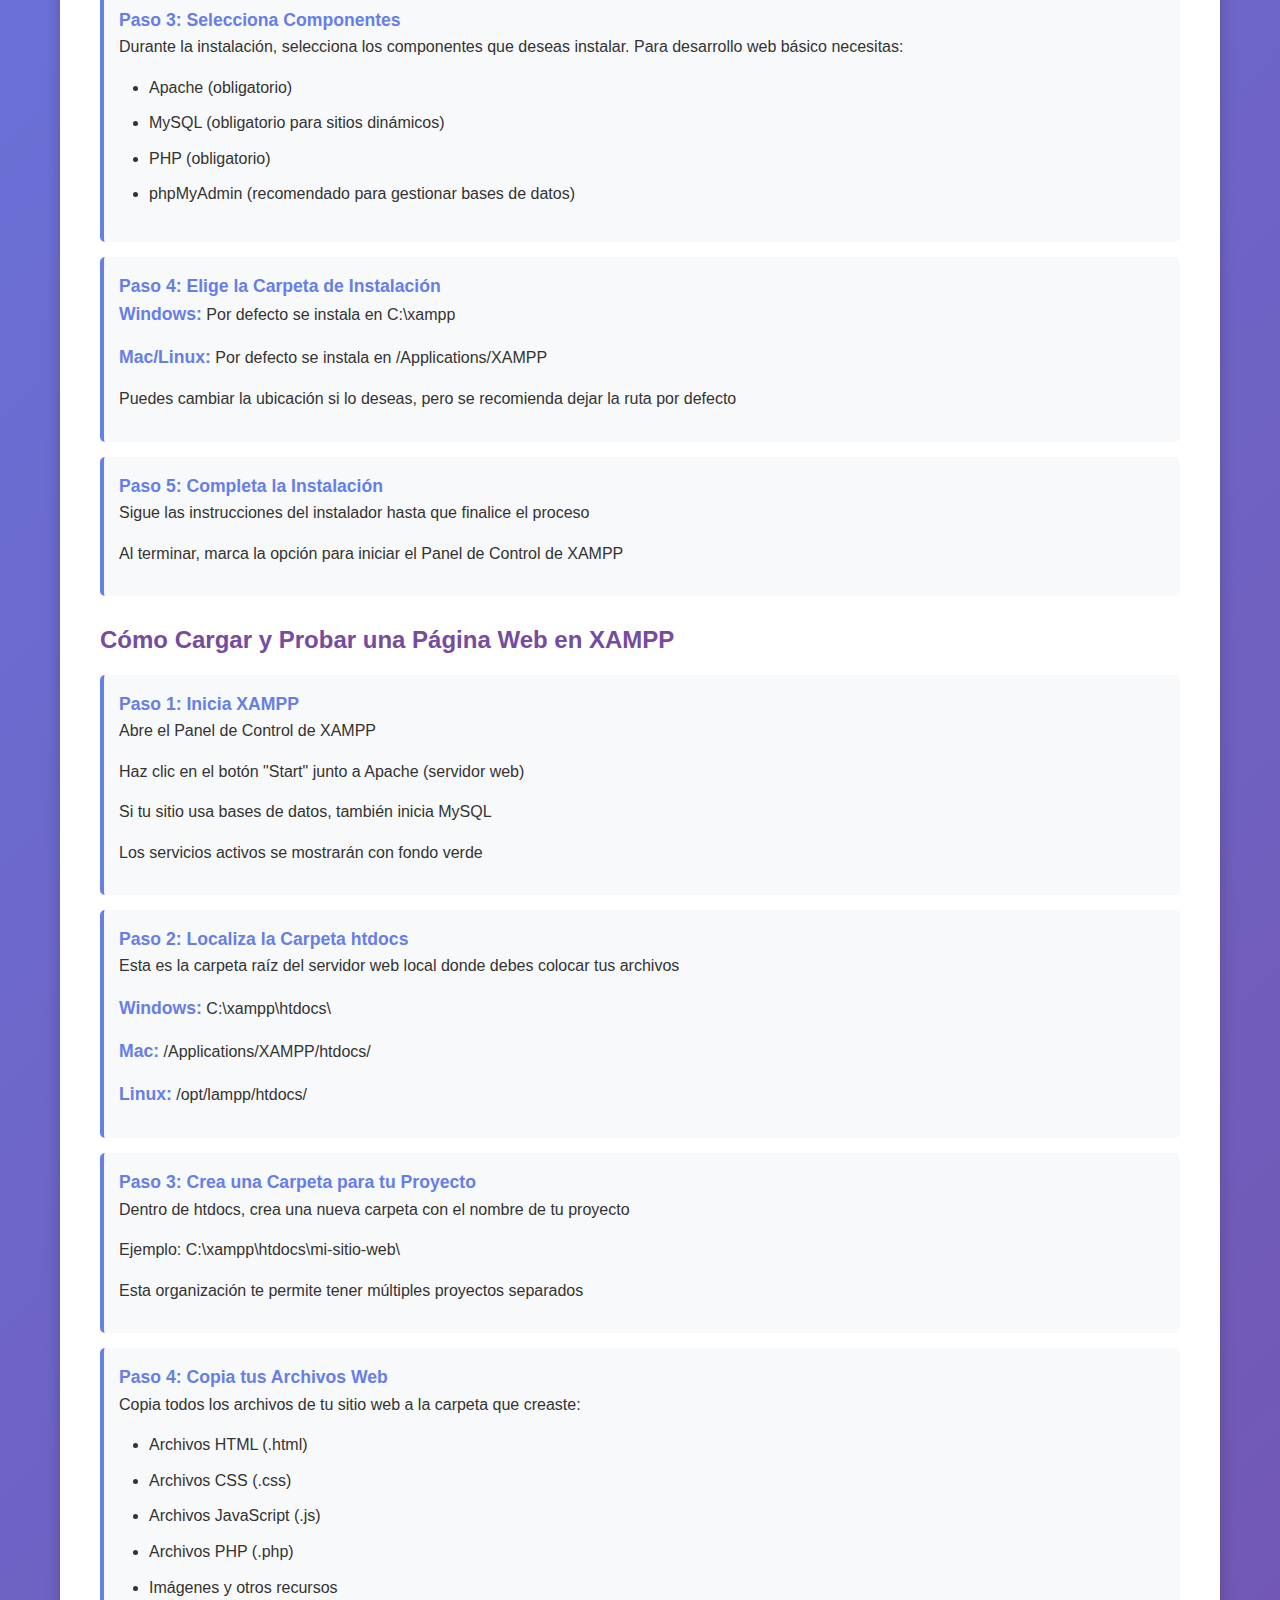
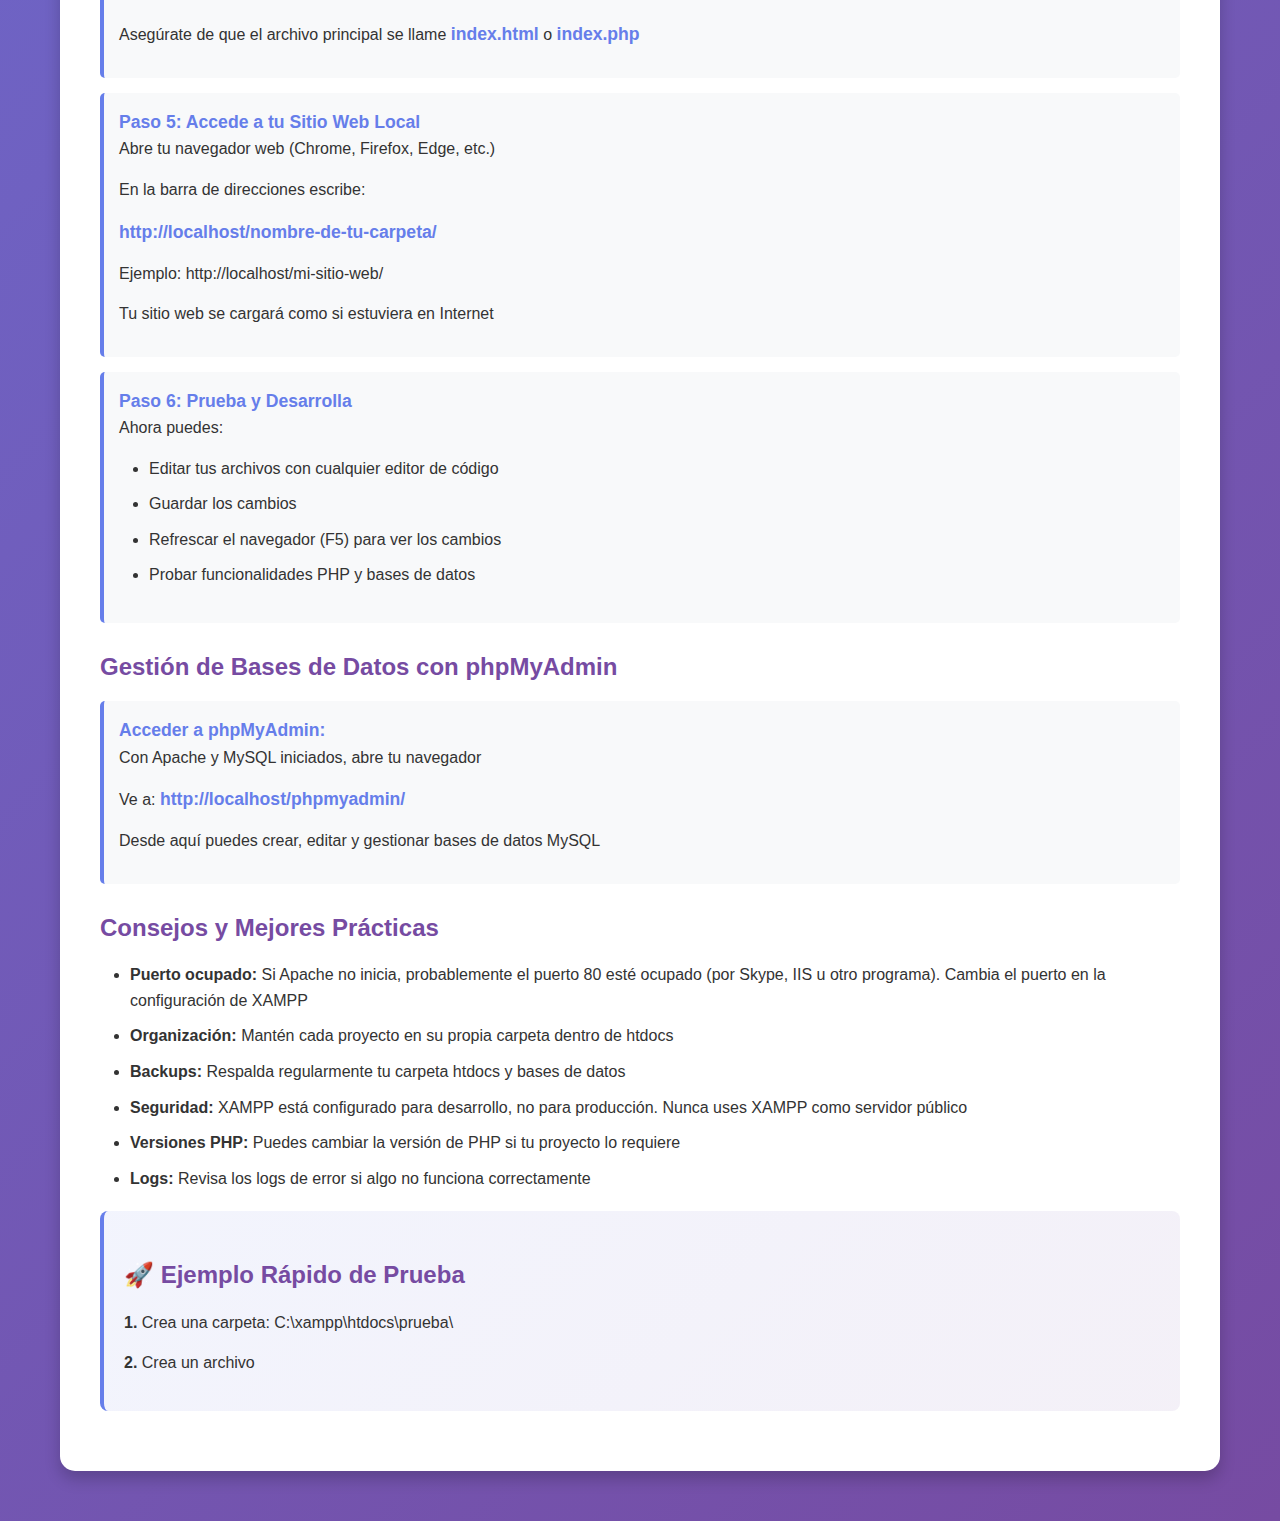
<file: xampp.html>
<!DOCTYPE html>
<html lang="es">
<head>
    <meta charset="UTF-8">
    <meta name="viewport" content="width=device-width, initial-scale=1.0">
    <title>XAMPP - Servidor Local</title>
    <link rel="stylesheet" href="styles.css">
</head>
<body>
    <header>
        <div class="container">
            <h1>🌐 Guía Completa de Alojamiento Web</h1>
            <nav>
                <ul>
                     <li><a href="index.html">Inicio</a></li>
                    <li><a href="arquitectura.html">Arquitectura C/S</a></li>
                    <li><a href="alojamiento.html" class="active">Hosting</a></li>
                    <li><a href="tipos.html">Tipos</a></li>
                    <li><a href="ventajas.html">Ventajas/Desventajas</a></li>
                    <li><a href="proveedores.html">Proveedores</a></li>
                    <li><a href="xampp.html">XAMPP</a></li>
                </ul>
            </nav>
        </div>
    </header>

    <div class="container">
        <div class="content">
            <h2>XAMPP - Servidor Local para Desarrollo</h2>
            
            <h3>¿Qué es XAMPP?</h3>
            <p>XAMPP es un paquete de software libre que incluye los componentes necesarios para crear un servidor web local en tu computadora. Es una herramienta fundamental para desarrolladores web que desean probar sus sitios y aplicaciones antes de publicarlos en un servidor en Internet.</p>
            
            <div class="highlight-box">
                <h3>Componentes de XAMPP:</h3>
                <ul>
                    <li><strong>X:</strong> Cross-platform (Multiplataforma: Windows, Linux, Mac OS)</li>
                    <li><strong>A:</strong> Apache (Servidor web)</li>
                    <li><strong>M:</strong> MySQL/MariaDB (Sistema de gestión de bases de datos)</li>
                    <li><strong>P:</strong> PHP (Lenguaje de programación del lado del servidor)</li>
                    <li><strong>P:</strong> Perl (Lenguaje de programación)</li>
                </ul>
            </div>
            
            <h3>¿Por qué usar XAMPP?</h3>
            <ul>
                <li><strong>Desarrollo local:</strong> Prueba tus sitios web sin necesidad de conexión a Internet</li>
                <li><strong>Gratuito:</strong> Software completamente libre y de código abierto</li>
                <li><strong>Fácil instalación:</strong> Todo en un paquete, sin configuraciones complejas</li>
                <li><strong>Ambiente seguro:</strong> Prueba sin riesgo antes de subir a producción</li>
                <li><strong>Ahorro de costos:</strong> No necesitas pagar hosting mientras desarrollas</li>
                <li><strong>Aprendizaje:</strong> Ideal para estudiantes y principiantes</li>
            </ul>

            <h3>Instalación de XAMPP</h3>
            
            <div class="step">
                <strong>Paso 1: Descarga XAMPP</strong>
                <p>Visita el sitio oficial: <a href="https://www.apachefriends.org" target="_blank">https://www.apachefriends.org</a></p>
                <p>Descarga la versión correspondiente a tu sistema operativo (Windows, Linux o Mac OS)</p>
            </div>

            <div class="step">
                <strong>Paso 2: Ejecuta el Instalador</strong>
                <p><strong>Windows:</strong> Ejecuta el archivo .exe descargado como administrador</p>
                <p><strong>Mac:</strong> Abre el archivo .dmg y arrastra XAMPP a la carpeta de Aplicaciones</p>
                <p><strong>Linux:</strong> Dale permisos de ejecución y ejecuta el instalador .run</p>
            </div>

            <div class="step">
                <strong>Paso 3: Selecciona Componentes</strong>
                <p>Durante la instalación, selecciona los componentes que deseas instalar. Para desarrollo web básico necesitas:</p>
                <ul>
                    <li>Apache (obligatorio)</li>
                    <li>MySQL (obligatorio para sitios dinámicos)</li>
                    <li>PHP (obligatorio)</li>
                    <li>phpMyAdmin (recomendado para gestionar bases de datos)</li>
                </ul>
            </div>

            <div class="step">
                <strong>Paso 4: Elige la Carpeta de Instalación</strong>
                <p><strong>Windows:</strong> Por defecto se instala en C:\xampp</p>
                <p><strong>Mac/Linux:</strong> Por defecto se instala en /Applications/XAMPP</p>
                <p>Puedes cambiar la ubicación si lo deseas, pero se recomienda dejar la ruta por defecto</p>
            </div>

            <div class="step">
                <strong>Paso 5: Completa la Instalación</strong>
                <p>Sigue las instrucciones del instalador hasta que finalice el proceso</p>
                <p>Al terminar, marca la opción para iniciar el Panel de Control de XAMPP</p>
            </div>

            <h3>Cómo Cargar y Probar una Página Web en XAMPP</h3>

            <div class="step">
                <strong>Paso 1: Inicia XAMPP</strong>
                <p>Abre el Panel de Control de XAMPP</p>
                <p>Haz clic en el botón "Start" junto a Apache (servidor web)</p>
                <p>Si tu sitio usa bases de datos, también inicia MySQL</p>
                <p>Los servicios activos se mostrarán con fondo verde</p>
            </div>

            <div class="step">
                <strong>Paso 2: Localiza la Carpeta htdocs</strong>
                <p>Esta es la carpeta raíz del servidor web local donde debes colocar tus archivos</p>
                <p><strong>Windows:</strong> C:\xampp\htdocs\</p>
                <p><strong>Mac:</strong> /Applications/XAMPP/htdocs/</p>
                <p><strong>Linux:</strong> /opt/lampp/htdocs/</p>
            </div>

            <div class="step">
                <strong>Paso 3: Crea una Carpeta para tu Proyecto</strong>
                <p>Dentro de htdocs, crea una nueva carpeta con el nombre de tu proyecto</p>
                <p>Ejemplo: C:\xampp\htdocs\mi-sitio-web\</p>
                <p>Esta organización te permite tener múltiples proyectos separados</p>
            </div>

            <div class="step">
                <strong>Paso 4: Copia tus Archivos Web</strong>
                <p>Copia todos los archivos de tu sitio web a la carpeta que creaste:</p>
                <ul>
                    <li>Archivos HTML (.html)</li>
                    <li>Archivos CSS (.css)</li>
                    <li>Archivos JavaScript (.js)</li>
                    <li>Archivos PHP (.php)</li>
                    <li>Imágenes y otros recursos</li>
                </ul>
                <p>Asegúrate de que el archivo principal se llame <strong>index.html</strong> o <strong>index.php</strong></p>
            </div>

            <div class="step">
                <strong>Paso 5: Accede a tu Sitio Web Local</strong>
                <p>Abre tu navegador web (Chrome, Firefox, Edge, etc.)</p>
                <p>En la barra de direcciones escribe:</p>
                <p><strong>http://localhost/nombre-de-tu-carpeta/</strong></p>
                <p>Ejemplo: http://localhost/mi-sitio-web/</p>
                <p>Tu sitio web se cargará como si estuviera en Internet</p>
            </div>

            <div class="step">
                <strong>Paso 6: Prueba y Desarrolla</strong>
                <p>Ahora puedes:</p>
                <ul>
                    <li>Editar tus archivos con cualquier editor de código</li>
                    <li>Guardar los cambios</li>
                    <li>Refrescar el navegador (F5) para ver los cambios</li>
                    <li>Probar funcionalidades PHP y bases de datos</li>
                </ul>
            </div>

            <h3>Gestión de Bases de Datos con phpMyAdmin</h3>

            <div class="step">
                <strong>Acceder a phpMyAdmin:</strong>
                <p>Con Apache y MySQL iniciados, abre tu navegador</p>
                <p>Ve a: <strong>http://localhost/phpmyadmin/</strong></p>
                <p>Desde aquí puedes crear, editar y gestionar bases de datos MySQL</p>
            </div>

            <h3>Consejos y Mejores Prácticas</h3>
            <ul>
                <li><strong>Puerto ocupado:</strong> Si Apache no inicia, probablemente el puerto 80 esté ocupado (por Skype, IIS u otro programa). Cambia el puerto en la configuración de XAMPP</li>
                <li><strong>Organización:</strong> Mantén cada proyecto en su propia carpeta dentro de htdocs</li>
                <li><strong>Backups:</strong> Respalda regularmente tu carpeta htdocs y bases de datos</li>
                <li><strong>Seguridad:</strong> XAMPP está configurado para desarrollo, no para producción. Nunca uses XAMPP como servidor público</li>
                <li><strong>Versiones PHP:</strong> Puedes cambiar la versión de PHP si tu proyecto lo requiere</li>
                <li><strong>Logs:</strong> Revisa los logs de error si algo no funciona correctamente</li>
            </ul>

            <div class="highlight-box">
                <h3>🚀 Ejemplo Rápido de Prueba</h3>
                <p><strong>1.</strong> Crea una carpeta: C:\xampp\htdocs\prueba\</p>

                <p><strong>2.</strong> Crea un archivo
</file>
<file: styles.css>
* {
    margin: 0;
    padding: 0;
    box-sizing: border-box;
}

body {
    font-family: 'Segoe UI', Tahoma, Geneva, Verdana, sans-serif;
    line-height: 1.6;
    color: #333;
    background: linear-gradient(135deg, #667eea 0%, #764ba2 100%);
    min-height: 100vh;
}

.container {
    max-width: 1200px;
    margin: 0 auto;
    padding: 20px;
}

header {
    background: rgba(255, 255, 255, 0.95);
    backdrop-filter: blur(10px);
    padding: 20px 0;
    box-shadow: 0 4px 6px rgba(0, 0, 0, 0.1);
    position: sticky;
    top: 0;
    z-index: 1000;
}

h1 {
    text-align: center;
    color: #667eea;
    font-size: 2.5em;
    margin-bottom: 10px;
}

nav {
    background: rgba(255, 255, 255, 0.9);
    padding: 15px 0;
    margin-top: 10px;
    border-radius: 10px;
}

nav ul {
    list-style: none;
    display: flex;
    justify-content: center;
    flex-wrap: wrap;
    gap: 10px;
}

nav a {
    color: #667eea;
    text-decoration: none;
    padding: 12px 25px;
    display: block;
    border-radius: 8px;
    transition: all 0.3s ease;
    font-weight: 600;
    background: white;
    box-shadow: 0 2px 4px rgba(0, 0, 0, 0.1);
}

nav a:hover, nav a.active {
    background: #667eea;
    color: white;
    transform: translateY(-2px);
    box-shadow: 0 4px 8px rgba(0, 0, 0, 0.2);
}

.content {
    background: white;
    margin: 30px auto;
    padding: 40px;
    border-radius: 15px;
    box-shadow: 0 8px 16px rgba(0, 0, 0, 0.2);
    animation: fadeIn 0.5s ease-in;
}

@keyframes fadeIn {
    from {
        opacity: 0;
        transform: translateY(20px);
    }
    to {
        opacity: 1;
        transform: translateY(0);
    }
}

h2 {
    color: #667eea;
    margin-bottom: 20px;
    border-bottom: 3px solid #764ba2;
    padding-bottom: 10px;
    font-size: 2em;
}

h3 {
    color: #764ba2;
    margin-top: 25px;
    margin-bottom: 15px;
    font-size: 1.5em;
}

h4 {
    color: #667eea;
    margin-top: 15px;
    margin-bottom: 10px;
    font-size: 1.2em;
}

p {
    margin-bottom: 15px;
    text-align: justify;
}

ul, ol {
    margin-left: 30px;
    margin-bottom: 20px;
}

li {
    margin-bottom: 10px;
}

.highlight-box {
    background: linear-gradient(135deg, #667eea15 0%, #764ba215 100%);
    padding: 20px;
    border-left: 4px solid #667eea;
    margin: 20px 0;
    border-radius: 8px;
}

.advantages, .disadvantages {
    background: #f8f9fa;
    padding: 20px;
    border-radius: 8px;
    margin: 20px 0;
}

.advantages h3 {
    color: #28a745;
}

.disadvantages h3 {
    color: #dc3545;
}

.provider-card {
    background: white;
    border: 2px solid #e0e0e0;
    padding: 20px;
    margin: 15px 0;
    border-radius: 10px;
    transition: all 0.3s ease;
}

.provider-card:hover {
    border-color: #667eea;
    box-shadow: 0 4px 12px rgba(102, 126, 234, 0.2);
    transform: translateY(-5px);
}

.step {
    background: #f8f9fa;
    padding: 15px;
    margin: 15px 0;
    border-left: 4px solid #667eea;
    border-radius: 5px;
}

.step strong {
    color: #667eea;
    font-size: 1.1em;
}

footer {
    text-align: center;
    color: white;
    padding: 20px;
    margin-top: 40px;
}

@media (max-width: 768px) {
    nav ul {
        flex-direction: column;
        align-items: center;
    }

    .content {
        padding: 20px;
    }

    h1 {
        font-size: 1.8em;
    }

    h2 {
        font-size: 1.5em;
    }
}
</file>
